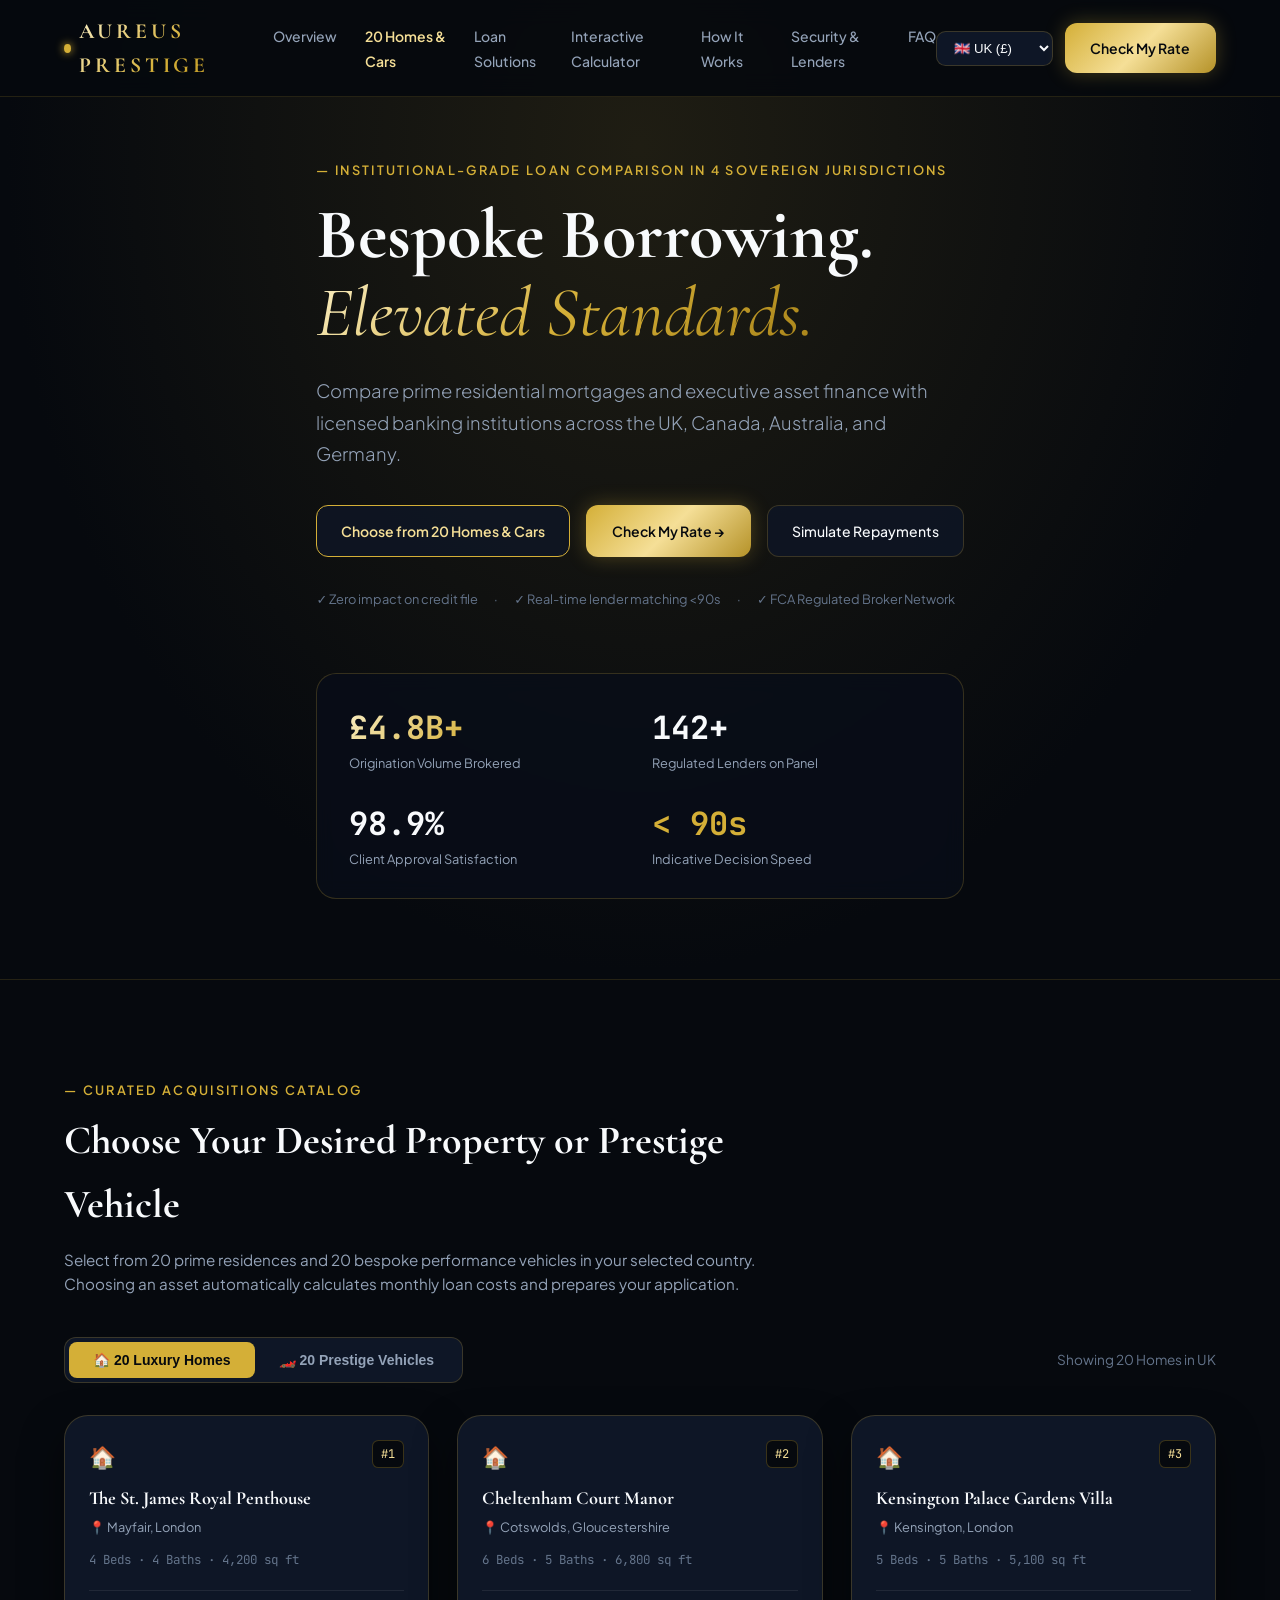
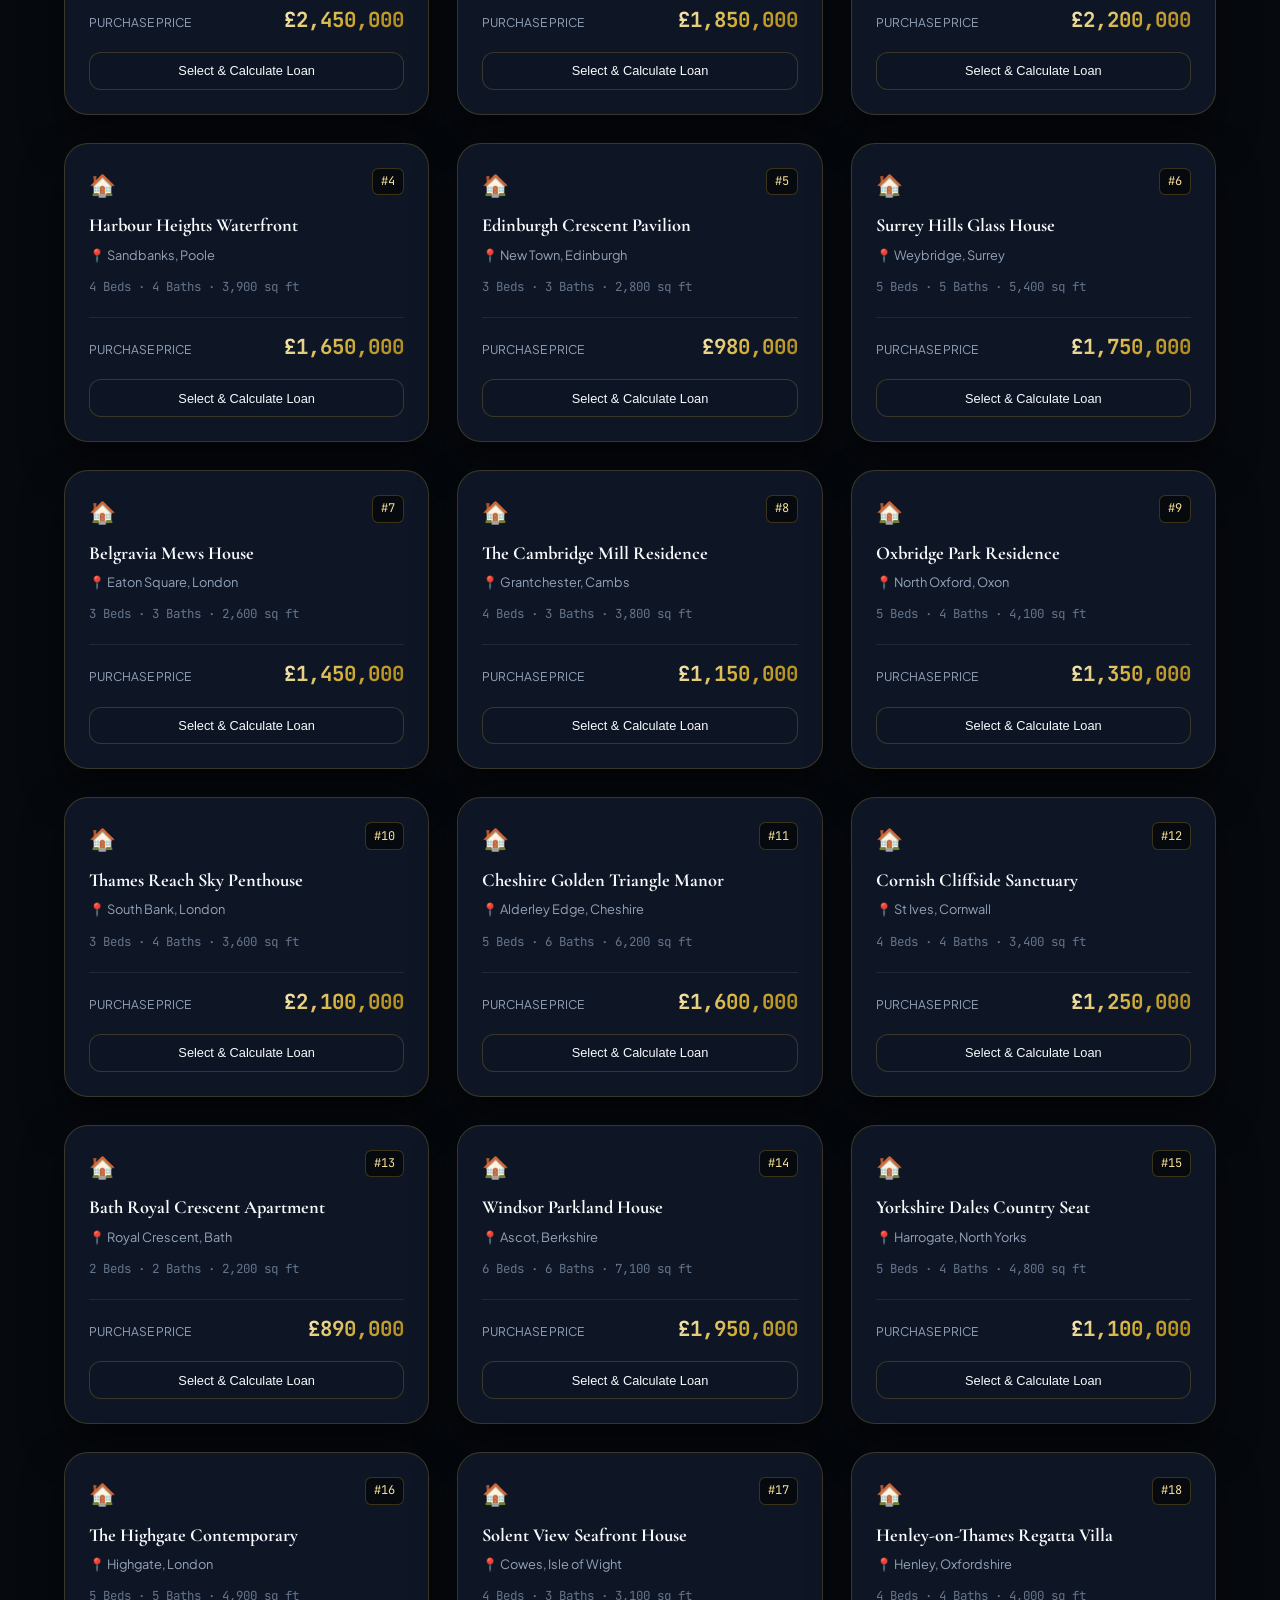
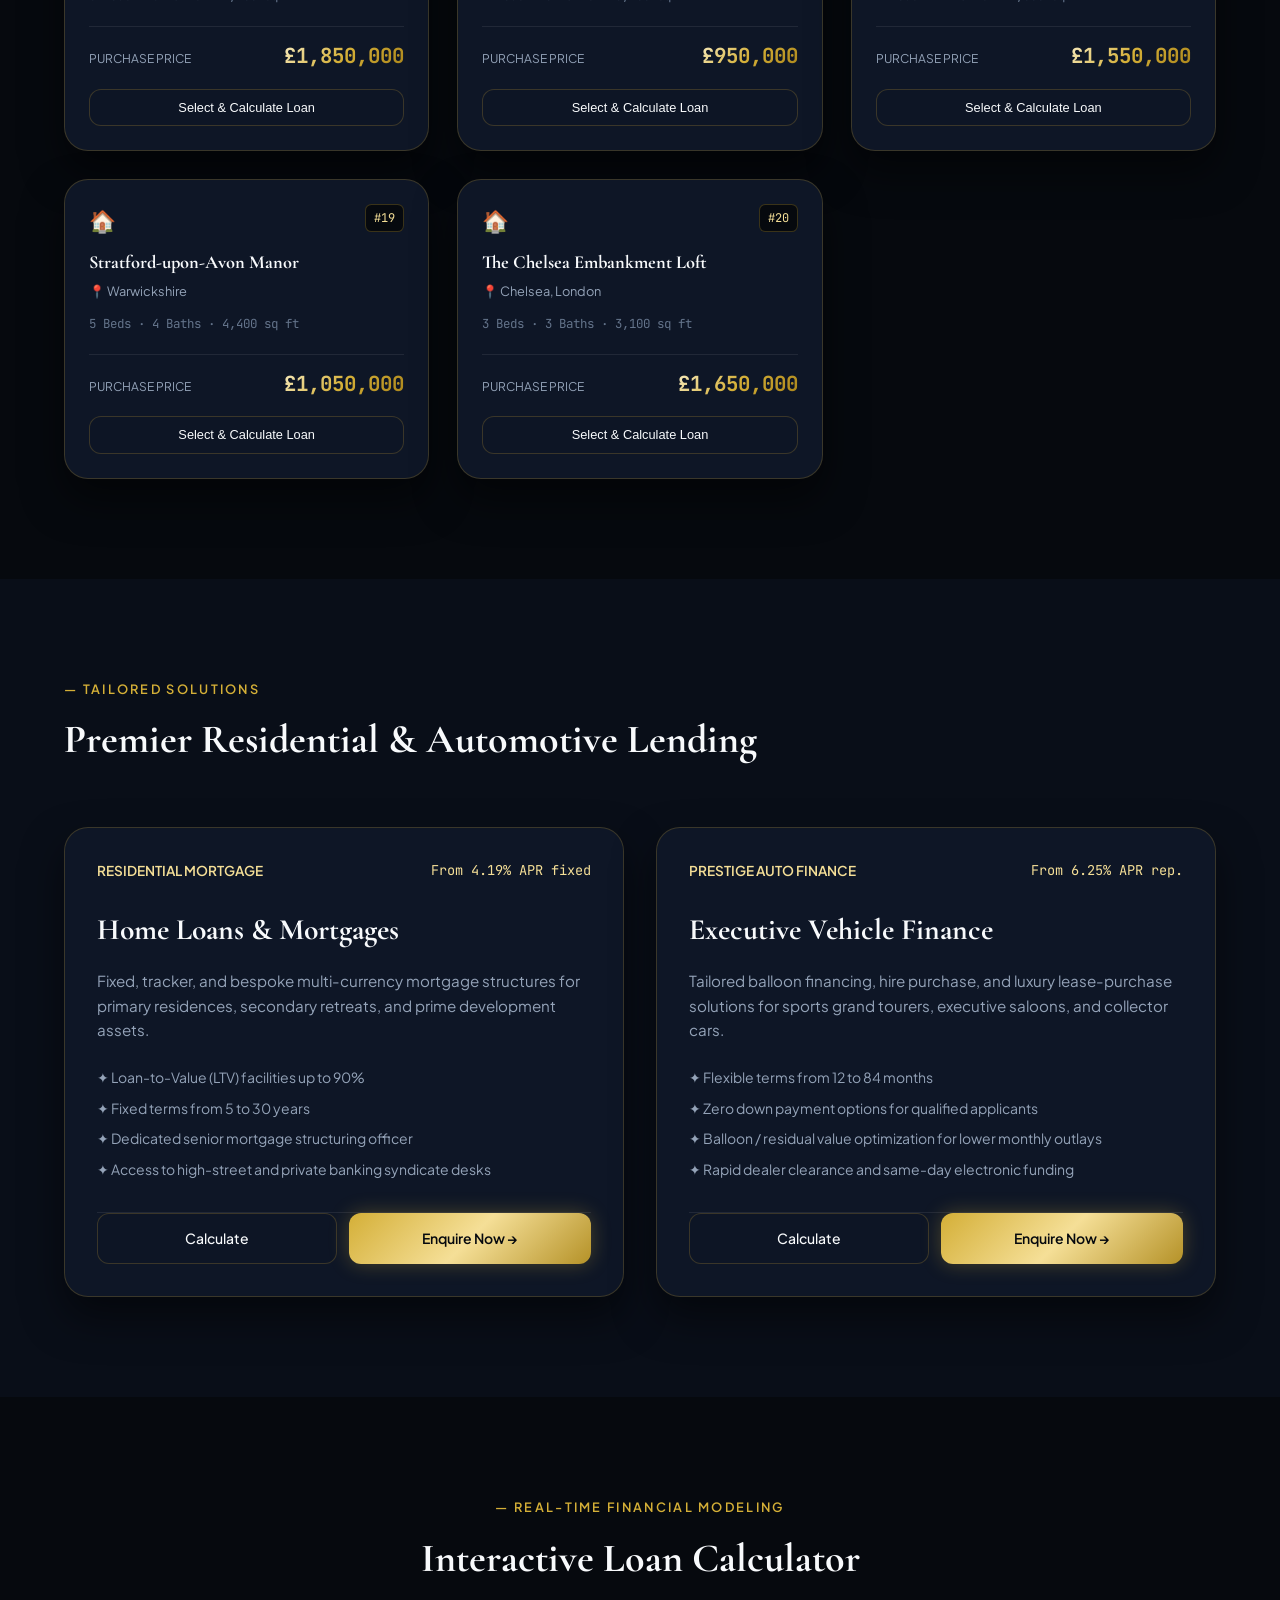
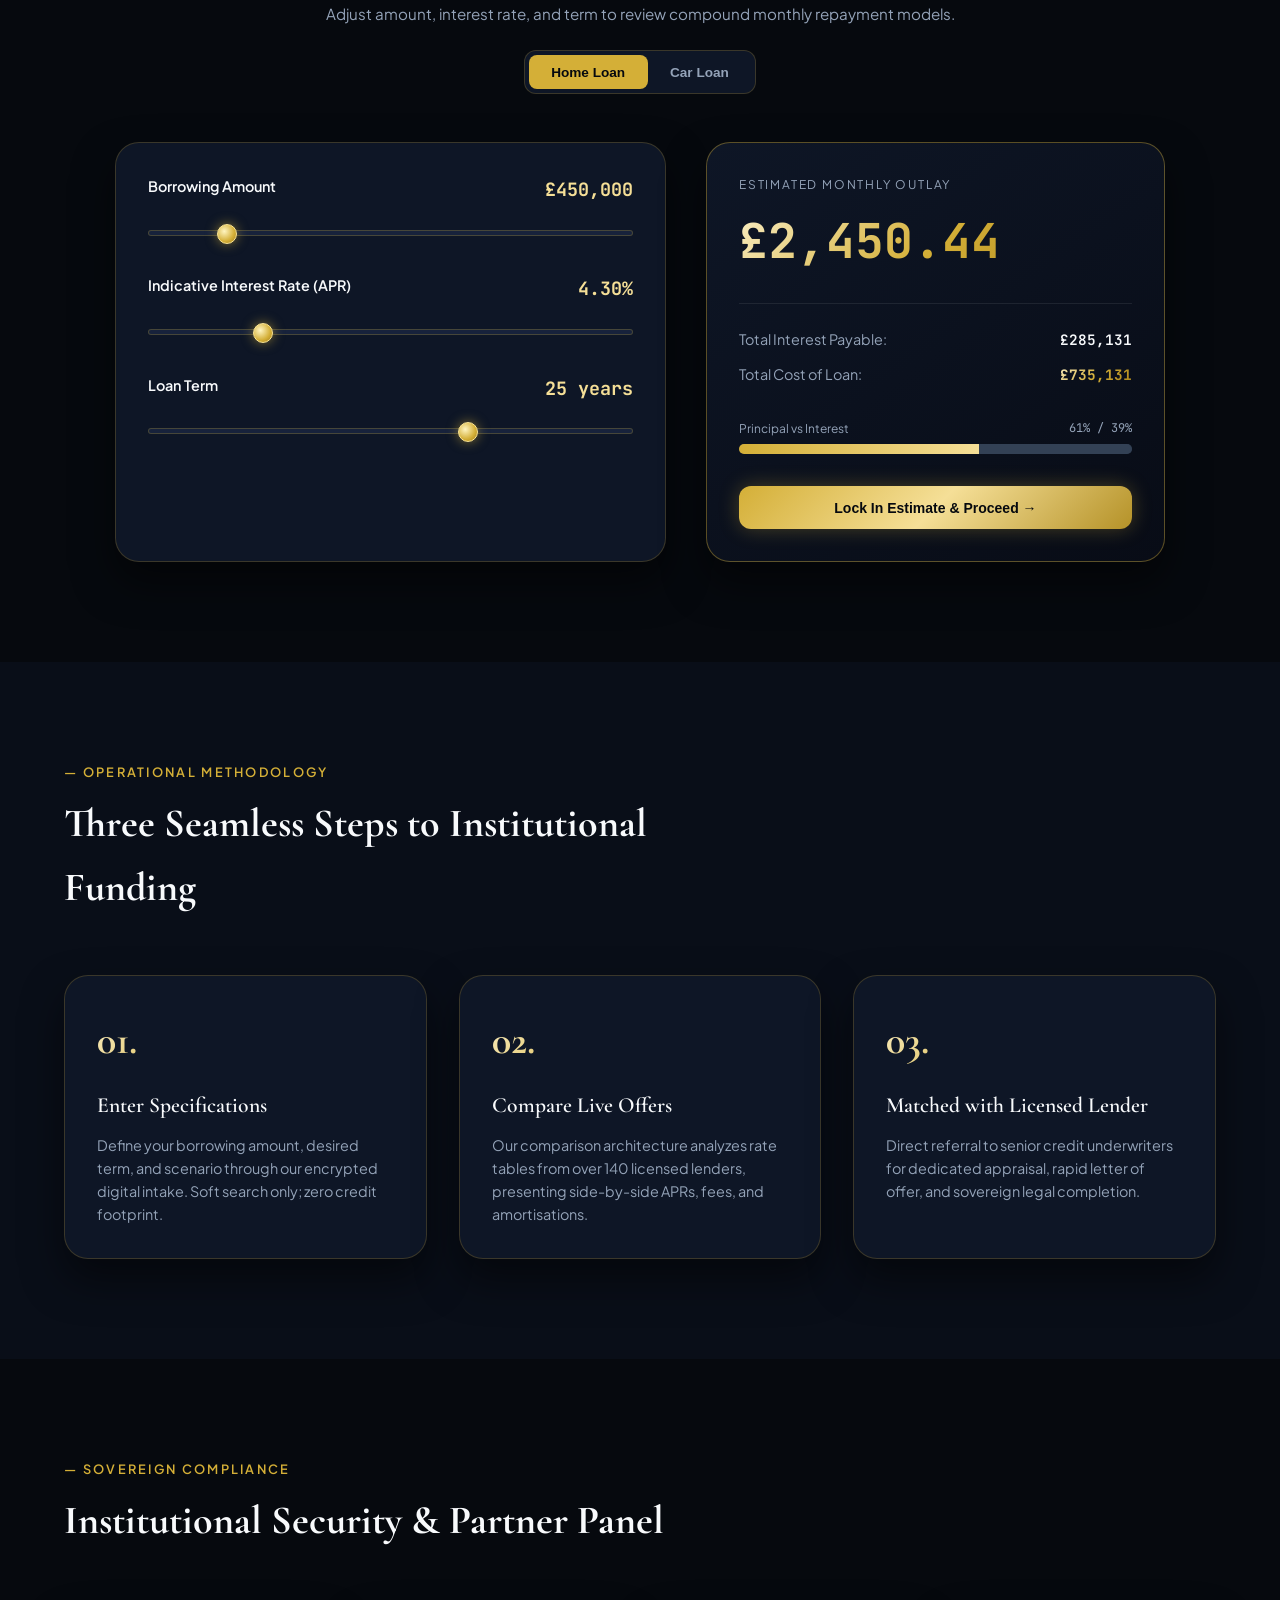
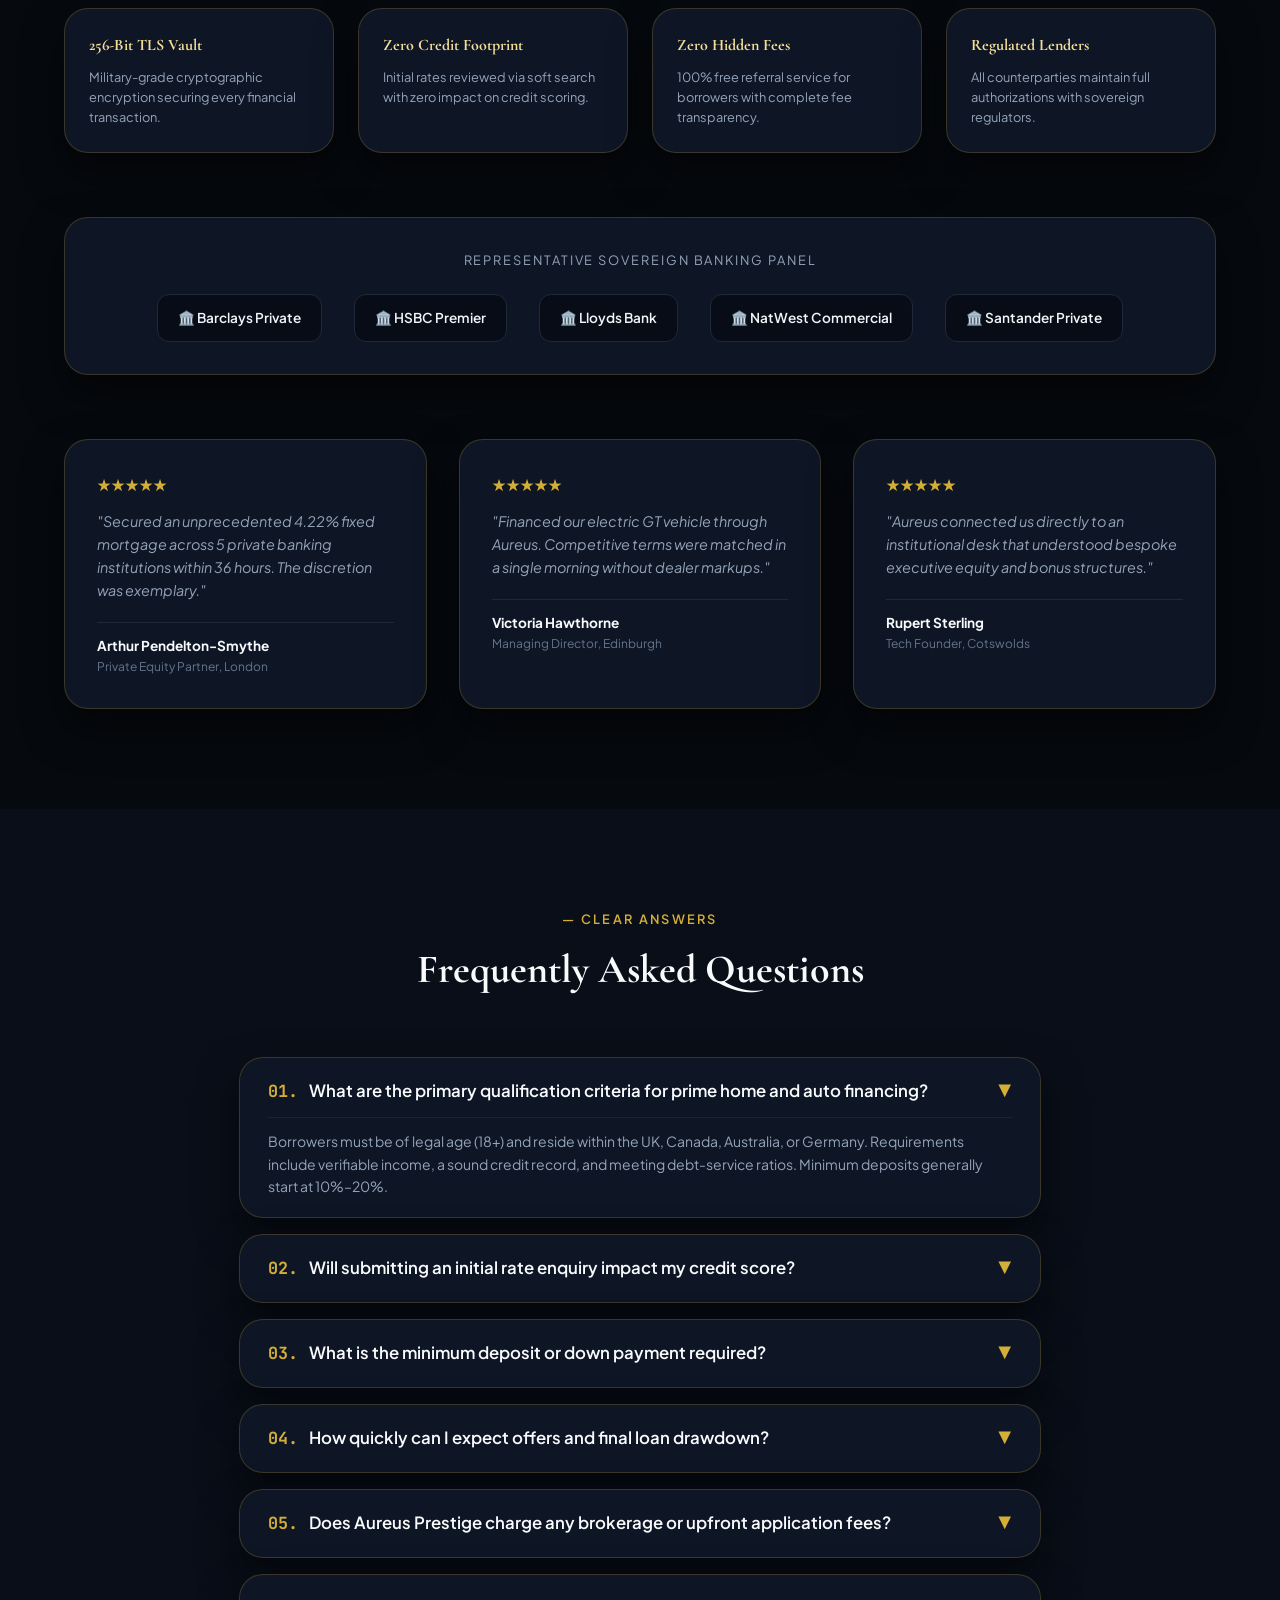
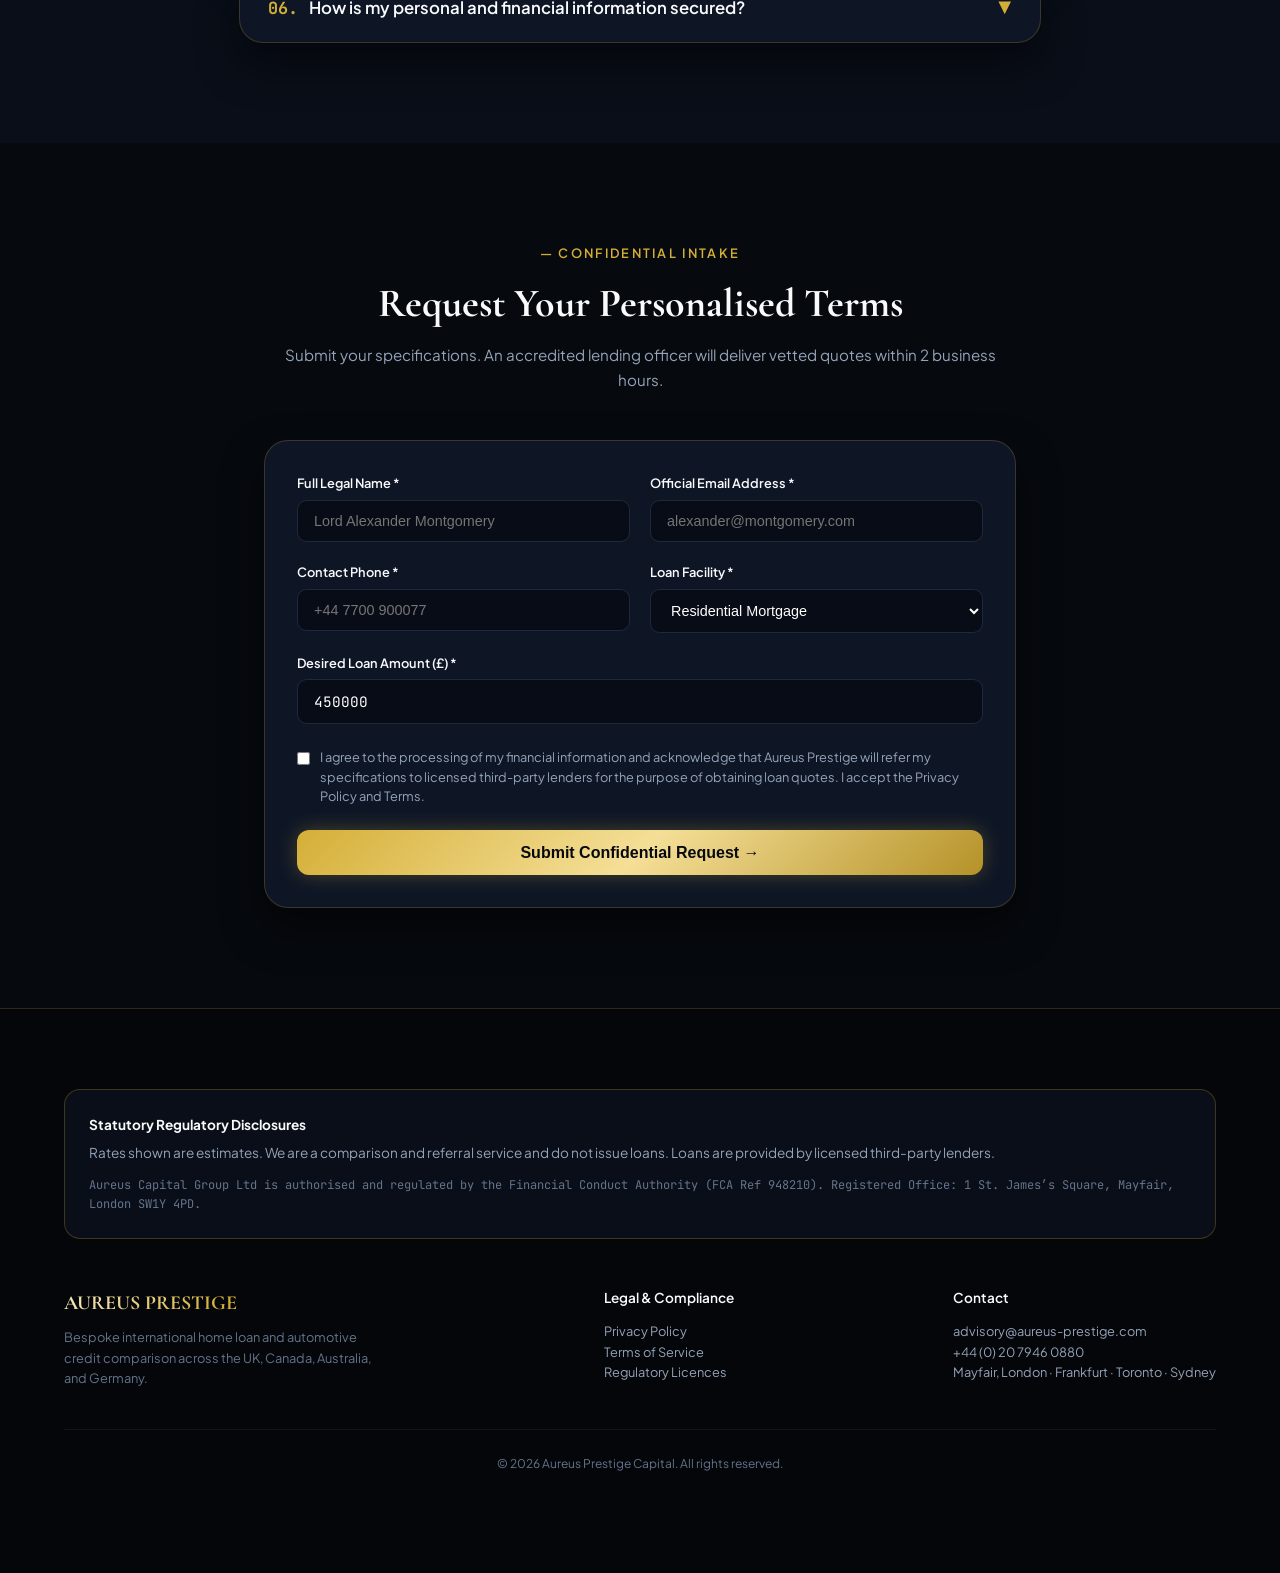
<file: standalone.html>
<!DOCTYPE html>
<html lang="en" class="scroll-smooth">
<head>
  <meta charset="UTF-8">
  <meta name="viewport" content="width=device-width, initial-scale=1.0">
  <title>Aureus Prestige | Home & Car Loan Comparison (UK, Canada, Australia, Germany)</title>
  <meta name="description" content="Institutional-grade loan comparison connecting discerning borrowers with premier home and auto financing across the UK, Canada, Australia, and Germany.">
  <meta property="og:title" content="Aureus Prestige | International Home & Car Loan Comparison">
  <meta property="og:description" content="Compare prime mortgages and prestige auto finance with licensed institutions. Soft search only.">
  <meta property="og:type" content="website">
  <meta name="theme-color" content="#06090e">
  <!-- Google Fonts only -->
  <link rel="preconnect" href="https://fonts.googleapis.com">
  <link rel="preconnect" href="https://fonts.gstatic.com" crossorigin>
  <link href="https://fonts.googleapis.com/css2?family=Cinzel:wght@500;600;700;800&family=Cormorant+Garamond:ital,wght@0,400;0,600;0,700;1,400&family=Plus+Jakarta+Sans:wght@300;400;500;600;700&family=JetBrains+Mono:wght@400;500;600&display=swap" rel="stylesheet">

  <style>
    :root {
      --bg-dark: #06090e;
      --bg-card: #0e1626;
      --bg-card-alt: #090e18;
      --bg-elevated: #141e33;
      --gold-primary: #d4af37;
      --gold-light: #f5df97;
      --gold-dark: #b59228;
      --text-main: #f8fafc;
      --text-muted: #94a3b8;
      --text-dim: #64748b;
      --border-subtle: rgba(212, 175, 55, 0.22);
      --font-display: 'Cinzel', serif;
      --font-serif: 'Cormorant Garamond', Georgia, serif;
      --font-sans: 'Plus Jakarta Sans', system-ui, sans-serif;
      --font-mono: 'JetBrains Mono', monospace;
    }

    * {
      box-sizing: border-box;
      margin: 0;
      padding: 0;
    }

    body {
      background-color: var(--bg-dark);
      color: var(--text-main);
      font-family: var(--font-sans);
      line-height: 1.6;
      overflow-x: hidden;
      -webkit-font-smoothing: antialiased;
    }

    ::selection {
      background: rgba(212, 175, 55, 0.35);
      color: #fff4cc;
    }

    /* Typography */
    h1, h2, h3, h4, .font-serif {
      font-family: var(--font-serif);
    }
    .font-display {
      font-family: var(--font-display);
    }
    .font-mono {
      font-family: var(--font-mono);
      font-variant-numeric: tabular-nums;
    }
    .gold-gradient-text {
      background: linear-gradient(135deg, #faefc7 0%, #d4af37 50%, #a88319 100%);
      -webkit-background-clip: text;
      -webkit-text-fill-color: transparent;
    }

    /* Container */
    .container {
      max-width: 1200px;
      margin: 0 auto;
      padding: 0 1.5rem;
    }

    /* Buttons */
    .btn-gold {
      display: inline-flex;
      align-items: center;
      justify-content: center;
      gap: 0.5rem;
      background: linear-gradient(135deg, #d4af37 0%, #f5df97 50%, #b59228 100%);
      color: #06090e;
      font-weight: 600;
      font-size: 0.875rem;
      padding: 0.85rem 1.6rem;
      border-radius: 0.75rem;
      border: none;
      cursor: pointer;
      text-decoration: none;
      box-shadow: 0 0 20px rgba(212, 175, 55, 0.3);
      transition: all 0.2s ease;
      white-space: nowrap;
    }
    .btn-gold:hover {
      box-shadow: 0 0 30px rgba(212, 175, 55, 0.6);
      filter: brightness(1.06);
      transform: translateY(-1px);
    }
    .btn-outline {
      display: inline-flex;
      align-items: center;
      justify-content: center;
      gap: 0.5rem;
      background: rgba(14, 22, 38, 0.8);
      color: var(--text-main);
      font-weight: 500;
      font-size: 0.875rem;
      padding: 0.85rem 1.5rem;
      border-radius: 0.75rem;
      border: 1px solid var(--border-subtle);
      cursor: pointer;
      text-decoration: none;
      transition: all 0.2s ease;
    }
    .btn-outline:hover {
      border-color: var(--gold-primary);
      background: rgba(20, 30, 51, 0.95);
    }

    /* Sliders */
    input[type=range] {
      -webkit-appearance: none;
      width: 100%;
      background: transparent;
      cursor: pointer;
    }
    input[type=range]:focus { outline: none; }
    input[type=range]::-webkit-slider-runnable-track {
      background: #17223b;
      height: 6px;
      border-radius: 999px;
      border: 1px solid rgba(212, 175, 55, 0.25);
    }
    input[type=range]::-webkit-slider-thumb {
      -webkit-appearance: none;
      height: 20px;
      width: 20px;
      border-radius: 50%;
      background: radial-gradient(circle at 35% 35%, #fff5c0, #d4af37 60%, #9a781b);
      box-shadow: 0 0 12px rgba(212, 175, 55, 0.6);
      margin-top: -7px;
      border: 1px solid #ffe894;
    }

    /* Cards & Layout */
    .card {
      background: var(--bg-card);
      border: 1px solid var(--border-subtle);
      border-radius: 1.5rem;
      padding: 2rem;
      box-shadow: 0 20px 40px rgba(0, 0, 0, 0.5);
      transition: border-color 0.25s ease;
    }
    .card:hover {
      border-color: rgba(212, 175, 55, 0.45);
    }

    /* Navigation */
    header {
      position: fixed;
      top: 0; left: 0; right: 0;
      z-index: 50;
      background: rgba(6, 9, 14, 0.92);
      backdrop-filter: blur(12px);
      border-bottom: 1px solid rgba(212, 175, 55, 0.15);
      padding: 0.85rem 0;
    }
    .header-inner {
      display: flex;
      align-items: center;
      justify-content: space-between;
    }
    .brand-logo {
      font-family: var(--font-serif);
      font-size: 1.35rem;
      letter-spacing: 0.18em;
      font-weight: 700;
      color: var(--text-main);
      text-decoration: none;
      display: flex;
      align-items: center;
      gap: 0.5rem;
    }
    .brand-logo .dot {
      width: 9px;
      height: 9px;
      border-radius: 50%;
      background: var(--gold-primary);
      box-shadow: 0 0 8px var(--gold-primary);
    }
    .nav-links {
      display: flex;
      gap: 1.75rem;
      list-style: none;
    }
    .nav-links a {
      color: var(--text-muted);
      text-decoration: none;
      font-size: 0.875rem;
      font-weight: 500;
      transition: color 0.15s;
    }
    .nav-links a:hover {
      color: var(--gold-primary);
    }

    /* Country Dropdown */
    .country-select-btn {
      background: var(--bg-card);
      border: 1px solid var(--border-subtle);
      color: var(--text-main);
      padding: 0.5rem 0.85rem;
      border-radius: 0.6rem;
      font-size: 0.825rem;
      display: flex;
      align-items: center;
      gap: 0.4rem;
      cursor: pointer;
    }

    /* Responsive */
    @media (max-width: 900px) {
      .nav-links { display: none; }
      .hero-grid { grid-template-columns: 1fr; }
      .two-col-grid { grid-template-columns: 1fr !important; }
      .calc-grid { grid-template-columns: 1fr !important; }
    }

    /* Sticky Mobile CTA (<15% viewport height) */
    .sticky-mobile-cta {
      display: none;
      position: fixed;
      bottom: 0; left: 0; right: 0;
      height: 56px;
      background: rgba(9, 14, 24, 0.96);
      backdrop-filter: blur(10px);
      border-top: 1px solid rgba(212, 175, 55, 0.3);
      padding: 0.5rem 1rem;
      z-index: 40;
      align-items: center;
      justify-content: space-between;
    }
    @media (max-width: 768px) {
      .sticky-mobile-cta { display: flex; }
    }
  </style>
</head>
<body>

  <!-- Top Bar Contract (Single Text Brand, Links, Country + CTA) -->
  <header>
    <div class="container header-inner">
      <a href="#" class="brand-logo" aria-label="Aureus Prestige Home">
        <span class="dot"></span>
        <span class="gold-gradient-text">AUREUS PRESTIGE</span>
      </a>

      <ul class="nav-links">
        <li><a href="#overview" id="nav-overview">Overview</a></li>
        <li><a href="#asset-selection" id="nav-catalog" style="color:var(--gold-light); font-weight:600;">20 Homes & Cars</a></li>
        <li><a href="#solutions" id="nav-solutions">Loan Solutions</a></li>
        <li><a href="#calculator" id="nav-calc">Interactive Calculator</a></li>
        <li><a href="#how-it-works" id="nav-how">How It Works</a></li>
        <li><a href="#trust" id="nav-trust">Security & Lenders</a></li>
        <li><a href="#faq" id="nav-faq">FAQ</a></li>
      </ul>

      <div style="display:flex; align-items:center; gap:0.75rem;">
        <select id="country-select" class="country-select-btn" aria-label="Jurisdiction Selector">
          <option value="UK">🇬🇧 UK (£)</option>
          <option value="CA">🇨🇦 CA (C$)</option>
          <option value="AU">🇦🇺 AU (A$)</option>
          <option value="DE">🇩🇪 DE (€)</option>
        </select>

        <a href="#application-form" class="btn-gold" id="btn-top-cta">Check My Rate</a>
      </div>
    </div>
  </header>

  <!-- 1. Hero Section with Parallax Atmosphere -->
  <section id="overview" style="position:relative; min-height:90vh; display:flex; flex-direction:column; justify-content:center; padding:160px 0 80px; overflow:hidden;">
    <div style="position:absolute; inset:0; background:radial-gradient(ellipse at 50% 15%, rgba(212, 175, 55, 0.12) 0%, rgba(6, 9, 14, 0.95) 70%, #06090e 100%); pointer-events:none;"></div>
    
    <div class="container" style="position:relative; z-index:10;">
      <div style="max-width: 800px;">
        <div style="color:var(--gold-primary); font-size:0.8rem; text-transform:uppercase; letter-spacing:0.18em; font-weight:600; margin-bottom:1rem;" id="hero-kicker">
          — Institutional-Grade Loan Comparison in 4 Sovereign Jurisdictions
        </div>

        <h1 style="font-size:clamp(2.5rem, 5.5vw, 4.5rem); font-weight:700; line-height:1.1; margin-bottom:1.5rem; text-wrap:balance;" id="hero-headline">
          Bespoke Borrowing. <br>
          <span class="gold-gradient-text" style="font-style:italic; font-weight:400;">Elevated Standards.</span>
        </h1>

        <p style="font-size:1.15rem; color:var(--text-muted); font-weight:300; line-height:1.7; margin-bottom:2.25rem; max-width:640px;" id="hero-subtitle">
          Compare prime residential mortgages and executive asset finance with licensed banking institutions across the UK, Canada, Australia, and Germany.
        </p>

        <div style="display:flex; flex-wrap:wrap; gap:1rem; margin-bottom:2rem;">
          <a href="#asset-selection" class="btn-outline" style="border-color:var(--gold-primary); color:var(--gold-light); font-weight:600;" id="hero-catalog-cta">Choose from 20 Homes &amp; Cars</a>
          <a href="#application-form" class="btn-gold" id="hero-primary-cta">Check My Rate &rarr;</a>
          <a href="#calculator" class="btn-outline" id="hero-secondary-cta">Simulate Repayments</a>
        </div>

        <div style="font-size:0.8rem; color:var(--text-dim); display:flex; flex-wrap:wrap; gap:1rem;" id="hero-trustline">
          <span>✓ Zero impact on credit file</span>
          <span>·</span>
          <span>✓ Real-time lender matching &lt;90s</span>
          <span>·</span>
          <span id="hero-regulator-tag">✓ FCA Regulated Broker Network</span>
        </div>
      </div>

      <!-- Stats Count-up Bar -->
      <div style="margin-top:4rem; padding:1.75rem 2rem; background:rgba(9, 14, 24, 0.85); border:1px solid var(--border-subtle); border-radius:1.25rem; backdrop-filter:blur(10px); display:grid; grid-template-columns:repeat(auto-fit, minmax(180px, 1fr)); gap:1.5rem;">
        <div>
          <div class="font-serif font-mono gold-gradient-text" style="font-size:2rem; font-weight:700;" id="stat-volume">£4.8B+</div>
          <div style="font-size:0.8rem; color:var(--text-muted);" id="stat-vol-label">Origination Volume Brokered</div>
        </div>
        <div>
          <div class="font-serif font-mono" style="font-size:2rem; font-weight:700; color:var(--text-main);">142+</div>
          <div style="font-size:0.8rem; color:var(--text-muted);" id="stat-len-label">Regulated Lenders on Panel</div>
        </div>
        <div>
          <div class="font-serif font-mono" style="font-size:2rem; font-weight:700; color:var(--text-main);">98.9%</div>
          <div style="font-size:0.8rem; color:var(--text-muted);" id="stat-sat-label">Client Approval Satisfaction</div>
        </div>
        <div>
          <div class="font-serif font-mono" style="font-size:2rem; font-weight:700; color:var(--gold-primary);">&lt; 90s</div>
          <div style="font-size:0.8rem; color:var(--text-muted);" id="stat-spd-label">Indicative Decision Speed</div>
        </div>
      </div>
    </div>
  </section>

  <!-- Curated Asset Selection Section: 20 Homes & 20 Cars -->
  <section id="asset-selection" style="padding:100px 0; background:var(--bg-dark); border-top:1px solid rgba(212,175,55,0.15);">
    <div class="container">
      <div style="max-width:750px; margin-bottom:2.5rem;">
        <div style="color:var(--gold-primary); font-size:0.8rem; text-transform:uppercase; letter-spacing:0.18em; font-weight:600; margin-bottom:0.5rem;" id="catalog-kicker">
          — Curated Acquisitions Catalog
        </div>
        <h2 style="font-size:2.5rem; font-weight:700; color:var(--text-main);" id="catalog-title">
          Choose Your Desired Property or Prestige Vehicle
        </h2>
        <p style="font-size:0.95rem; color:var(--text-muted); margin-top:0.75rem;" id="catalog-subtitle">
          Select from 20 prime residences and 20 bespoke performance vehicles in your selected country. Choosing an asset automatically calculates monthly loan costs and prepares your application.
        </p>
      </div>

      <!-- Active Selection Banner -->
      <div id="catalog-selected-banner" style="display:none; margin-bottom:2rem; padding:1.25rem 1.5rem; border-radius:1rem; background:rgba(14,22,38,0.9); border:1px solid var(--gold-primary); align-items:center; justify-content:space-between; flex-wrap:wrap; gap:1rem;">
        <div>
          <div style="font-size:0.75rem; text-transform:uppercase; letter-spacing:0.1em; color:var(--gold-light); font-family:var(--font-mono);">
            Currently Selected for Financing
          </div>
          <div style="font-size:1.25rem; font-weight:700; color:#fff;" id="catalog-selected-text">
            The St. James Royal Residence — £2,450,000
          </div>
        </div>
        <div style="display:flex; gap:0.75rem;">
          <a href="#calculator" class="btn-gold" style="padding:0.6rem 1.2rem; font-size:0.85rem;">View in Calculator</a>
          <button class="btn-outline" style="padding:0.6rem 1rem; font-size:0.85rem;" onclick="clearStandaloneAssetSelection()">Clear</button>
        </div>
      </div>

      <!-- Tab Switcher -->
      <div style="display:flex; flex-wrap:wrap; align-items:center; justify-content:space-between; gap:1rem; margin-bottom:2rem;">
        <div style="display:inline-flex; background:var(--bg-card); border:1px solid var(--border-subtle); padding:4px; border-radius:0.75rem;">
          <button id="cat-tab-home" style="padding:0.65rem 1.5rem; border-radius:0.5rem; border:none; background:var(--gold-primary); color:#06090e; font-weight:700; font-size:0.875rem; cursor:pointer;" onclick="setCatalogTab('home')">
            🏠 20 Luxury Homes
          </button>
          <button id="cat-tab-car" style="padding:0.65rem 1.5rem; border-radius:0.5rem; border:none; background:transparent; color:var(--text-muted); font-weight:700; font-size:0.875rem; cursor:pointer;" onclick="setCatalogTab('car')">
            🏎️ 20 Prestige Vehicles
          </button>
        </div>
        <div style="font-size:0.85rem; color:var(--text-dim);" id="catalog-count-indicator">
          Showing 20 prime listings
        </div>
      </div>

      <!-- Asset Grid (Injected via JS) -->
      <div id="catalog-grid" style="display:grid; grid-template-columns:repeat(auto-fit, minmax(270px, 1fr)); gap:1.75rem;">
      </div>
    </div>
  </section>

  <!-- 2. Two Cards: Home Loans & Car Loans -->
  <section id="solutions" style="padding:100px 0; background:var(--bg-card-alt);">
    <div class="container">
      <div style="max-width:700px; margin-bottom:3.5rem;">
        <div style="color:var(--gold-primary); font-size:0.8rem; text-transform:uppercase; letter-spacing:0.18em; font-weight:600; margin-bottom:0.5rem;" id="solutions-kicker">
          — Tailored Solutions
        </div>
        <h2 style="font-size:2.5rem; font-weight:700; color:var(--text-main);" id="solutions-title">
          Premier Residential & Automotive Lending
        </h2>
      </div>

      <div class="two-col-grid" style="display:grid; grid-template-columns:1fr 1fr; gap:2rem;">
        <!-- Card 1: Home Loans -->
        <div class="card" style="display:flex; flex-direction:column; justify-content:space-between;">
          <div>
            <div style="display:flex; justify-content:space-between; align-items:center; margin-bottom:1.5rem; font-size:0.85rem; color:var(--gold-light);">
              <span style="font-weight:600;">RESIDENTIAL MORTGAGE</span>
              <span class="font-mono" id="card-home-badge">From 4.19% APR fixed</span>
            </div>
            <h3 style="font-size:1.85rem; font-weight:700; margin-bottom:1rem; color:var(--text-main);" id="card-home-title">
              Home Loans & Mortgages
            </h3>
            <p style="font-size:0.95rem; color:var(--text-muted); margin-bottom:1.5rem;" id="card-home-desc">
              Fixed, tracker, and bespoke multi-currency mortgage structures for primary residences, secondary retreats, and prime development assets.
            </p>
            <ul style="list-style:none; space-y:0.75rem; margin-bottom:2rem; font-size:0.875rem; color:var(--text-muted);" id="card-home-benefits">
              <li style="margin-bottom:0.5rem;">✦ Loan-to-Value (LTV) facilities up to 90%</li>
              <li style="margin-bottom:0.5rem;">✦ Fixed terms from 5 to 30 years</li>
              <li style="margin-bottom:0.5rem;">✦ Dedicated senior mortgage structuring officer</li>
              <li>✦ Access to high-street and private banking syndicate desks</li>
            </ul>
          </div>
          <div style="display:flex; gap:0.75rem; pt:1.5rem; border-top:1px solid rgba(255,255,255,0.08);">
            <a href="#calculator" class="btn-outline" style="flex:1;" onclick="setCalculatorMode('home')">Calculate</a>
            <a href="#application-form" class="btn-gold" style="flex:1;" onclick="setFormMode('home')">Enquire Now &rarr;</a>
          </div>
        </div>

        <!-- Card 2: Car Loans -->
        <div class="card" style="display:flex; flex-direction:column; justify-content:space-between;">
          <div>
            <div style="display:flex; justify-content:space-between; align-items:center; margin-bottom:1.5rem; font-size:0.85rem; color:var(--gold-light);">
              <span style="font-weight:600;">PRESTIGE AUTO FINANCE</span>
              <span class="font-mono" id="card-car-badge">From 6.25% APR representative</span>
            </div>
            <h3 style="font-size:1.85rem; font-weight:700; margin-bottom:1rem; color:var(--text-main);" id="card-car-title">
              Executive Vehicle Finance
            </h3>
            <p style="font-size:0.95rem; color:var(--text-muted); margin-bottom:1.5rem;" id="card-car-desc">
              Tailored balloon financing, hire purchase, and luxury lease-purchase solutions for sports grand tourers, executive saloons, and collector cars.
            </p>
            <ul style="list-style:none; space-y:0.75rem; margin-bottom:2rem; font-size:0.875rem; color:var(--text-muted);" id="card-car-benefits">
              <li style="margin-bottom:0.5rem;">✦ Flexible terms from 12 to 84 months</li>
              <li style="margin-bottom:0.5rem;">✦ Zero down payment options for qualified applicants</li>
              <li style="margin-bottom:0.5rem;">✦ Balloon / residual value optimization for lower monthly outlays</li>
              <li>✦ Rapid dealer clearance and same-day electronic funding</li>
            </ul>
          </div>
          <div style="display:flex; gap:0.75rem; pt:1.5rem; border-top:1px solid rgba(255,255,255,0.08);">
            <a href="#calculator" class="btn-outline" style="flex:1;" onclick="setCalculatorMode('car')">Calculate</a>
            <a href="#application-form" class="btn-gold" style="flex:1;" onclick="setFormMode('car')">Enquire Now &rarr;</a>
          </div>
        </div>
      </div>
    </div>
  </section>

  <!-- 3. Interactive Loan Calculator -->
  <section id="calculator" style="padding:100px 0; background:var(--bg-dark);">
    <div class="container">
      <div style="text-align:center; max-width:700px; margin:0 auto 3rem;">
        <div style="color:var(--gold-primary); font-size:0.8rem; text-transform:uppercase; letter-spacing:0.18em; font-weight:600; margin-bottom:0.5rem;" id="calc-kicker">
          — Real-Time Financial Modeling
        </div>
        <h2 style="font-size:2.5rem; font-weight:700; color:var(--text-main);" id="calc-title">
          Interactive Loan Calculator
        </h2>
        <p style="font-size:0.95rem; color:var(--text-muted); margin-top:0.75rem;" id="calc-subtitle">
          Adjust amount, interest rate, and term to review compound monthly repayment models.
        </p>

        <!-- Segmented Tab -->
        <div style="display:inline-flex; background:var(--bg-card); border:1px solid var(--border-subtle); padding:4px; border-radius:0.75rem; margin-top:1.5rem;">
          <button id="calc-tab-home" style="padding:0.6rem 1.4rem; border-radius:0.5rem; border:none; background:var(--gold-primary); color:#06090e; font-weight:600; font-size:0.85rem; cursor:pointer;" onclick="setCalculatorMode('home')">Home Loan</button>
          <button id="calc-tab-car" style="padding:0.6rem 1.4rem; border-radius:0.5rem; border:none; background:transparent; color:var(--text-muted); font-weight:600; font-size:0.85rem; cursor:pointer;" onclick="setCalculatorMode('car')">Car Loan</button>
        </div>
      </div>

      <div class="calc-grid" style="display:grid; grid-template-columns: 1.2fr 1fr; gap:2.5rem; max-width:1050px; margin:0 auto;">
        <!-- Left: Sliders -->
        <div class="card" style="display:flex; flex-direction:column; gap:2rem;">
          <div>
            <div style="display:flex; justify-content:space-between; margin-bottom:0.75rem;">
              <span style="font-size:0.9rem; font-weight:600;" id="calc-amount-label">Borrowing Amount</span>
              <span class="font-mono" style="font-size:1.15rem; font-weight:700; color:var(--gold-light);" id="disp-calc-amount">£450,000</span>
            </div>
            <input type="range" id="input-amount" min="100000" max="2500000" step="5000" value="450000" oninput="updateCalculatorMath()">
          </div>

          <div>
            <div style="display:flex; justify-content:space-between; margin-bottom:0.75rem;">
              <span style="font-size:0.9rem; font-weight:600;" id="calc-rate-label">Indicative Interest Rate (APR)</span>
              <span class="font-mono" style="font-size:1.15rem; font-weight:700; color:var(--gold-light);" id="disp-calc-rate">4.29%</span>
            </div>
            <input type="range" id="input-rate" min="1.5" max="14.0" step="0.05" value="4.29" oninput="updateCalculatorMath()">
          </div>

          <div>
            <div style="display:flex; justify-content:space-between; margin-bottom:0.75rem;">
              <span style="font-size:0.9rem; font-weight:600;" id="calc-term-label">Loan Term</span>
              <span class="font-mono" style="font-size:1.15rem; font-weight:700; color:var(--gold-light);" id="disp-calc-term">25 years</span>
            </div>
            <input type="range" id="input-term" min="5" max="35" step="1" value="25" oninput="updateCalculatorMath()">
          </div>
        </div>

        <!-- Right: Results Card -->
        <div class="card" style="background:linear-gradient(145deg, #0e1626 0%, #080c16 100%); border-color:rgba(212,175,55,0.4); display:flex; flex-direction:column; justify-content:space-between;">
          <div>
            <div style="font-size:0.75rem; text-transform:uppercase; letter-spacing:0.15em; color:var(--text-muted);" id="calc-payment-label">
              Estimated Monthly Outlay
            </div>
            <div class="font-serif font-mono gold-gradient-text" style="font-size:3rem; font-weight:700; margin:0.5rem 0 1.5rem;" id="disp-monthly-payment">
              £2,448.12
            </div>

            <div style="border-top:1px solid rgba(255,255,255,0.08); padding-top:1.5rem; display:flex; flex-direction:column; gap:0.75rem; font-size:0.9rem;">
              <div style="display:flex; justify-content:space-between;">
                <span style="color:var(--text-muted);" id="calc-tot-interest-label">Total Interest Payable:</span>
                <span class="font-mono" style="font-weight:600;" id="disp-total-interest">£284,436</span>
              </div>
              <div style="display:flex; justify-content:space-between;">
                <span style="color:var(--text-muted);" id="calc-tot-repay-label">Total Cost of Loan:</span>
                <span class="font-mono gold-gradient-text" style="font-weight:700;" id="disp-total-repay">£734,436</span>
              </div>
            </div>

            <!-- Visual Bar -->
            <div style="margin-top:2rem;">
              <div style="display:flex; justify-content:space-between; font-size:0.75rem; color:var(--text-muted); margin-bottom:0.4rem;">
                <span id="calc-bar-label">Principal vs Interest</span>
                <span class="font-mono" id="disp-bar-ratio">61% / 39%</span>
              </div>
              <div style="height:10px; background:#1e293b; border-radius:999px; overflow:hidden; display:flex;">
                <div id="bar-principal" style="width:61%; background:linear-gradient(90deg, #d4af37, #f5df97);"></div>
                <div id="bar-interest" style="width:39%; background:#334155;"></div>
              </div>
            </div>
          </div>

          <button class="btn-gold" style="width:100%; margin-top:2rem;" onclick="transferToFormAndScroll()" id="calc-apply-btn">
            Lock In Estimate & Proceed &rarr;
          </button>
        </div>
      </div>
    </div>
  </section>

  <!-- 4. How It Works: 3 Steps -->
  <section id="how-it-works" style="padding:100px 0; background:var(--bg-card-alt);">
    <div class="container">
      <div style="max-width:700px; margin-bottom:3.5rem;">
        <div style="color:var(--gold-primary); font-size:0.8rem; text-transform:uppercase; letter-spacing:0.18em; font-weight:600; margin-bottom:0.5rem;" id="how-kicker">
          — Operational Methodology
        </div>
        <h2 style="font-size:2.5rem; font-weight:700; color:var(--text-main);" id="how-title">
          Three Seamless Steps to Institutional Funding
        </h2>
      </div>

      <div style="display:grid; grid-template-columns:repeat(auto-fit, minmax(280px, 1fr)); gap:2rem;">
        <div class="card">
          <div class="font-serif gold-gradient-text" style="font-size:2.5rem; font-weight:700; margin-bottom:1rem;">01.</div>
          <h3 style="font-size:1.35rem; font-weight:600; color:var(--text-main); margin-bottom:0.75rem;" id="step1-title">Enter Specifications</h3>
          <p style="font-size:0.9rem; color:var(--text-muted); line-height:1.6;" id="step1-desc">
            Define your borrowing amount, desired term, and scenario through our encrypted digital intake. Soft search only; zero credit footprint.
          </p>
        </div>

        <div class="card">
          <div class="font-serif gold-gradient-text" style="font-size:2.5rem; font-weight:700; margin-bottom:1rem;">02.</div>
          <h3 style="font-size:1.35rem; font-weight:600; color:var(--text-main); margin-bottom:0.75rem;" id="step2-title">Compare Live Offers</h3>
          <p style="font-size:0.9rem; color:var(--text-muted); line-height:1.6;" id="step2-desc">
            Our comparison architecture analyzes rate tables from over 140 licensed lenders, presenting side-by-side APRs, fees, and amortisations.
          </p>
        </div>

        <div class="card">
          <div class="font-serif gold-gradient-text" style="font-size:2.5rem; font-weight:700; margin-bottom:1rem;">03.</div>
          <h3 style="font-size:1.35rem; font-weight:600; color:var(--text-main); margin-bottom:0.75rem;" id="step3-title">Matched with Licensed Lender</h3>
          <p style="font-size:0.9rem; color:var(--text-muted); line-height:1.6;" id="step3-desc">
            Direct referral to senior credit underwriters for dedicated appraisal, rapid letter of offer, and sovereign legal completion.
          </p>
        </div>
      </div>
    </div>
  </section>

  <!-- 5. Trust Signals & Testimonials -->
  <section id="trust" style="padding:100px 0; background:var(--bg-dark);">
    <div class="container">
      <div style="max-width:700px; margin-bottom:3.5rem;">
        <div style="color:var(--gold-primary); font-size:0.8rem; text-transform:uppercase; letter-spacing:0.18em; font-weight:600; margin-bottom:0.5rem;" id="trust-kicker">
          — Sovereign Compliance
        </div>
        <h2 style="font-size:2.5rem; font-weight:700; color:var(--text-main);" id="trust-title">
          Institutional Security & Partner Panel
        </h2>
      </div>

      <!-- 4 Pillars -->
      <div style="display:grid; grid-template-columns:repeat(auto-fit, minmax(220px, 1fr)); gap:1.5rem; margin-bottom:4rem;">
        <div class="card" style="padding:1.5rem;">
          <h4 style="font-size:1rem; color:var(--gold-light); margin-bottom:0.5rem;" id="pil1-title">256-Bit TLS Vault</h4>
          <p style="font-size:0.8rem; color:var(--text-muted);" id="pil1-desc">Military-grade cryptographic encryption securing every financial transaction.</p>
        </div>
        <div class="card" style="padding:1.5rem;">
          <h4 style="font-size:1rem; color:var(--gold-light); margin-bottom:0.5rem;" id="pil2-title">Zero Credit Footprint</h4>
          <p style="font-size:0.8rem; color:var(--text-muted);" id="pil2-desc">Initial rates reviewed via soft search with zero impact on credit scoring.</p>
        </div>
        <div class="card" style="padding:1.5rem;">
          <h4 style="font-size:1rem; color:var(--gold-light); margin-bottom:0.5rem;" id="pil3-title">Zero Hidden Fees</h4>
          <p style="font-size:0.8rem; color:var(--text-muted);" id="pil3-desc">100% free referral service for borrowers with complete fee transparency.</p>
        </div>
        <div class="card" style="padding:1.5rem;">
          <h4 style="font-size:1rem; color:var(--gold-light); margin-bottom:0.5rem;" id="pil4-title">Regulated Lenders</h4>
          <p style="font-size:0.8rem; color:var(--text-muted);" id="pil4-desc">All counterparties maintain full authorizations with sovereign regulators.</p>
        </div>
      </div>

      <!-- Partner Lender Logos / Crests -->
      <div class="card" style="margin-bottom:4rem; text-align:center;">
        <div style="font-size:0.8rem; text-transform:uppercase; letter-spacing:0.15em; color:var(--text-muted); margin-bottom:1.5rem;" id="lenders-label">
          Representative Sovereign Banking Panel
        </div>
        <div id="partner-logos-container" style="display:flex; flex-wrap:wrap; justify-content:center; gap:2rem;">
          <!-- Injected via JS based on country -->
        </div>
      </div>

      <!-- 3 Sample Testimonials -->
      <div style="display:grid; grid-template-columns:repeat(auto-fit, minmax(280px, 1fr)); gap:2rem;" id="testimonials-container">
        <!-- Injected via JS based on country -->
      </div>
    </div>
  </section>

  <!-- 6. FAQ Section (6 Questions) -->
  <section id="faq" style="padding:100px 0; background:var(--bg-card-alt);">
    <div class="container" style="max-width:850px;">
      <div style="text-align:center; margin-bottom:3.5rem;">
        <div style="color:var(--gold-primary); font-size:0.8rem; text-transform:uppercase; letter-spacing:0.18em; font-weight:600; margin-bottom:0.5rem;" id="faq-kicker">
          — Clear Answers
        </div>
        <h2 style="font-size:2.5rem; font-weight:700; color:var(--text-main);" id="faq-title">
          Frequently Asked Questions
        </h2>
      </div>

      <div id="faq-accordion" style="display:flex; flex-direction:column; gap:1rem;">
        <!-- Injected via JS based on country -->
      </div>
    </div>
  </section>

  <!-- 7. Application Form -->
  <section id="application-form" style="padding:100px 0; background:var(--bg-dark);">
    <div class="container" style="max-width:800px;">
      <div style="text-align:center; margin-bottom:3rem;">
        <div style="color:var(--gold-primary); font-size:0.8rem; text-transform:uppercase; letter-spacing:0.18em; font-weight:600; margin-bottom:0.5rem;" id="form-kicker">
          — Confidential Intake
        </div>
        <h2 style="font-size:2.5rem; font-weight:700; color:var(--text-main);" id="form-title">
          Request Your Personalised Terms
        </h2>
        <p style="font-size:0.95rem; color:var(--text-muted); margin-top:0.5rem;" id="form-subtitle">
          Submit your specifications. An accredited lending officer will deliver vetted quotes within 2 business hours.
        </p>
      </div>

      <div class="card" id="form-card">
        <form id="loan-enquiry-form" onsubmit="handleFormSubmit(event)">
          <div style="display:grid; grid-template-columns:1fr 1fr; gap:1.25rem; margin-bottom:1.25rem;">
            <div>
              <label style="display:block; font-size:0.8rem; font-weight:600; margin-bottom:0.4rem;" id="lbl-name">Full Legal Name *</label>
              <input type="text" id="form-name" required placeholder="Lord Alexander Montgomery" style="width:100%; padding:0.75rem 1rem; border-radius:0.6rem; background:#080c16; border:1px solid #1e293b; color:#fff; font-size:0.9rem;">
            </div>
            <div>
              <label style="display:block; font-size:0.8rem; font-weight:600; margin-bottom:0.4rem;" id="lbl-email">Official Email Address *</label>
              <input type="email" id="form-email" required placeholder="alexander@montgomery.com" style="width:100%; padding:0.75rem 1rem; border-radius:0.6rem; background:#080c16; border:1px solid #1e293b; color:#fff; font-size:0.9rem;">
            </div>
            <div>
              <label style="display:block; font-size:0.8rem; font-weight:600; margin-bottom:0.4rem;" id="lbl-phone">Contact Phone *</label>
              <input type="tel" id="form-phone" required placeholder="+44 7700 900077" style="width:100%; padding:0.75rem 1rem; border-radius:0.6rem; background:#080c16; border:1px solid #1e293b; color:#fff; font-size:0.9rem;">
            </div>
            <div>
              <label style="display:block; font-size:0.8rem; font-weight:600; margin-bottom:0.4rem;" id="lbl-type">Loan Facility *</label>
              <select id="form-loantype" style="width:100%; padding:0.75rem 1rem; border-radius:0.6rem; background:#080c16; border:1px solid #1e293b; color:#fff; font-size:0.9rem;">
                <option value="home">Residential Mortgage</option>
                <option value="car">Prestige Auto Finance</option>
              </select>
            </div>
          </div>

          <div style="margin-bottom:1.5rem;">
            <label style="display:block; font-size:0.8rem; font-weight:600; margin-bottom:0.4rem;" id="lbl-amount">Desired Loan Amount *</label>
            <input type="number" id="form-amount" required value="450000" style="width:100%; padding:0.75rem 1rem; border-radius:0.6rem; background:#080c16; border:1px solid #1e293b; color:#fff; font-size:0.9rem; font-family:var(--font-mono);">
          </div>

          <div style="margin-bottom:1.5rem;">
            <label style="display:flex; align-items:flex-start; gap:0.6rem; cursor:pointer;">
              <input type="checkbox" id="form-consent" required style="margin-top:0.25rem;">
              <span style="font-size:0.8rem; color:var(--text-muted); line-height:1.5;" id="lbl-consent">
                I agree to the processing of my financial information and acknowledge that Aureus Prestige will refer my specifications to licensed third-party lenders for the purpose of obtaining loan quotes. I accept the Privacy Policy and Terms.
              </span>
            </label>
          </div>

          <button type="submit" class="btn-gold" style="width:100%; font-size:1rem;" id="btn-form-submit">
            Submit Confidential Request &rarr;
          </button>
        </form>

        <!-- Success Message Placeholder -->
        <div id="form-success" style="display:none; text-align:center; padding:2rem 1rem;">
          <div style="font-size:2.5rem; color:var(--gold-primary); margin-bottom:1rem;">✓</div>
          <h3 style="font-size:1.75rem; font-weight:700; color:var(--text-main); margin-bottom:0.5rem;" id="succ-title">Enquiry Successfully Transmitted</h3>
          <p style="font-size:0.9rem; color:var(--text-muted); max-width:480px; margin:0 auto 1.5rem;" id="succ-desc">
            Your file reference is <strong class="font-mono gold-gradient-text" id="succ-ref">AUR-2026-94812</strong>. A private client credit officer will contact you within 2 business hours.
          </p>
          <button class="btn-outline" onclick="resetFormState()">New Calculation</button>
        </div>
      </div>
    </div>
  </section>

  <!-- 8. Footer & Statutory Compliance -->
  <footer style="background:#04060a; border-top:1px solid rgba(212,175,55,0.2); padding:80px 0 100px; font-size:0.85rem; color:var(--text-muted);">
    <div class="container">
      <!-- Statutory Disclaimer -->
      <div style="background:#090e18; border:1px solid rgba(212,175,55,0.25); border-radius:1rem; padding:1.5rem; margin-bottom:3rem;">
        <div style="font-weight:700; color:var(--text-main); margin-bottom:0.4rem;" id="foot-statutory-title">
          Statutory Regulatory Disclosures
        </div>
        <p style="margin-bottom:0.75rem;" id="foot-disclaimer-text">
          Rates shown are estimates. We are a comparison and referral service and do not issue loans. Loans are provided by licensed third-party lenders.
        </p>
        <div style="font-size:0.75rem; color:var(--text-dim); font-family:var(--font-mono);" id="foot-country-licence">
          Aureus Capital Group Ltd is authorised and regulated by the Financial Conduct Authority (FCA Ref 948210).
        </div>
      </div>

      <div style="display:flex; flex-wrap:wrap; justify-content:space-between; gap:2rem; margin-bottom:2.5rem;">
        <div>
          <div class="gold-gradient-text" style="font-family:var(--font-serif); font-size:1.25rem; font-weight:700; margin-bottom:0.5rem;">
            AUREUS PRESTIGE
          </div>
          <p style="max-width:320px; font-size:0.8rem; color:var(--text-dim);" id="foot-brand-desc">
            Bespoke international home loan and automotive credit comparison across the UK, Canada, Australia, and Germany.
          </p>
        </div>
        <div>
          <div style="color:var(--text-main); font-weight:600; margin-bottom:0.75rem;" id="foot-legal-heading">Legal & Compliance</div>
          <ul style="list-style:none; space-y:0.4rem; font-size:0.8rem;">
            <li><a href="#" style="color:var(--text-muted); text-decoration:none;" onclick="alert('Privacy Policy: All data encrypted with 256-bit TLS in strict accordance with GDPR, PIPEDA, and the Privacy Act.'); return false;" id="foot-link-privacy">Privacy Policy</a></li>
            <li><a href="#" style="color:var(--text-muted); text-decoration:none;" onclick="alert('Terms of Service: Aureus Prestige operates as an independent credit referral conduit.'); return false;" id="foot-link-terms">Terms of Service</a></li>
            <li><a href="#" style="color:var(--text-muted); text-decoration:none;" onclick="alert(document.getElementById('foot-country-licence').innerText); return false;" id="foot-link-licences">Regulatory Licences</a></li>
          </ul>
        </div>
        <div>
          <div style="color:var(--text-main); font-weight:600; margin-bottom:0.75rem;" id="foot-contact-heading">Contact</div>
          <div style="font-size:0.8rem; color:var(--text-muted); line-height:1.6;" id="foot-contact-body">
            advisory@aureus-prestige.com<br>
            +44 (0) 20 7946 0880<br>
            Mayfair, London · Frankfurt · Toronto · Sydney
          </div>
        </div>
      </div>

      <div style="border-top:1px solid rgba(255,255,255,0.06); padding-top:1.5rem; text-align:center; font-size:0.75rem; color:var(--text-dim);">
        &copy; 2026 Aureus Prestige Capital. All rights reserved.
      </div>
    </div>
  </footer>

  <!-- Sticky Mobile CTA -->
  <aside class="sticky-mobile-cta" aria-label="Mobile quick enquiry">
    <div>
      <div style="font-size:0.7rem; color:var(--text-dim); text-transform:uppercase;" id="m-sticky-label">Rates from</div>
      <div class="font-mono" style="font-size:0.9rem; font-weight:700; color:var(--gold-light);" id="m-sticky-rate">4.19% APR</div>
    </div>
    <a href="#application-form" class="btn-gold" style="padding:0.45rem 1rem; font-size:0.8rem;" id="m-sticky-btn">Check Rate</a>
  </aside>

  <!-- Inline Script (Zero External Dependencies) -->
  <script>
    // State
    const STATE = {
      country: localStorage.getItem('aureus_country') || 'UK',
      loanType: 'home'
    };

    const DATA = {
      UK: {
        currency: '£',
        rateTagHome: 'From 4.19% APR fixed',
        rateTagCar: 'From 6.25% APR rep.',
        statVol: '£4.8B+',
        regulatorTag: '✓ FCA Regulated Broker Network',
        licence: 'Aureus Capital Group Ltd is authorised and regulated by the Financial Conduct Authority (FCA Ref 948210). Registered Office: 1 St. James’s Square, Mayfair, London SW1Y 4PD.',
        partners: ['Barclays Private', 'HSBC Premier', 'Lloyds Bank', 'NatWest Commercial', 'Santander Private'],
        testimonials: [
          { name: 'Arthur Pendelton-Smythe', role: 'Private Equity Partner, London', quote: 'Secured an unprecedented 4.22% fixed mortgage across 5 private banking institutions within 36 hours. The discretion was exemplary.' },
          { name: 'Victoria Hawthorne', role: 'Managing Director, Edinburgh', quote: 'Financed our electric GT vehicle through Aureus. Competitive terms were matched in a single morning without dealer markups.' },
          { name: 'Rupert Sterling', role: 'Tech Founder, Cotswolds', quote: 'Aureus connected us directly to an institutional desk that understood bespoke executive equity and bonus structures.' }
        ]
      },
      CA: {
        currency: 'C$',
        rateTagHome: 'From 4.49% 5-Yr Fixed',
        rateTagCar: 'From 6.69% OAC',
        statVol: 'C$7.2B+',
        regulatorTag: '✓ FSRA & Provincial Broker Accord',
        licence: 'Aureus Prestige Canada Inc. operates under Mortgage Brokerage Licences registered with FSRA (#13420) and reciprocal provincial bodies in BC and Alberta. 161 Bay Street, Toronto, ON.',
        partners: ['RBC Royal Bank', 'TD Canada Trust', 'Scotiabank', 'BMO Wealth', 'CIBC Capital'],
        testimonials: [
          { name: 'Éléonore Bouchard', role: 'Surgical Specialist, Montreal', quote: 'Navigating Canada’s B-20 stress test was seamless. Aureus placed our file with a Schedule I lender at terms well below street broker averages.' },
          { name: 'Liam MacCallum', role: 'Clean Energy Principal, Vancouver', quote: 'Acquiring our fleet vehicle on structured financing took minutes to compare with zero upfront broker commissions.' },
          { name: 'Harpreet Dhillon', role: 'Enterprise Architect, Oakville', quote: 'The interactive calculator was spot on to the exact cent of what the final underwriter delivered. A gold standard.' }
        ]
      },
      AU: {
        currency: 'A$',
        rateTagHome: 'From 5.39% p.a.*',
        rateTagCar: 'From 6.89% p.a.*',
        statVol: 'A$8.4B+',
        regulatorTag: '✓ ASIC & NCCP Act Compliant',
        licence: 'Aureus Financial Services Pty Ltd (ABN 48 619 402 188) is an Authorised Corporate Credit Representative (CR #492810) under Australian Lending Network ACL #389201. Level 38, Barangaroo, Sydney.',
        partners: ['Commonwealth Bank', 'Westpac Private', 'NAB Capital', 'ANZ Institutional', 'Macquarie Bank'],
        testimonials: [
          { name: 'Lachlan Vance', role: 'Commercial Barrister, Sydney', quote: 'From initial rate simulation to formal letter of offer in four business days. A benchmark in private credit placement.' },
          { name: 'Sienna Sterling', role: 'Venture Capitalist, Melbourne', quote: 'The luxury auto finance process was impeccably tailored. Pre-approved without touching our credit file.' },
          { name: 'Hamish Campbell', role: 'Exporter, Brisbane', quote: 'Clear comparison rates, total interest transparency, and zero predatory broker follow-ups.' }
        ]
      },
      DE: {
        currency: '€',
        rateTagHome: 'Ab 3,19% eff. Jahreszins',
        rateTagCar: 'Ab 5,39% eff. Jahreszins',
        statVol: '5,6 Mrd. €',
        regulatorTag: '✓ Erlaubnis nach § 34i GewO (IHK)',
        licence: 'Aureus Capital GmbH | Impressum nach § 5 DDG & § 34i GewO | Taunusanlage 8, 60329 Frankfurt am Main | Erlaubnisbehörde: IHK Frankfurt am Main (Reg.-Nr. D-W-115-AUREUS-99).',
        partners: ['Deutsche Bank', 'Commerzbank', 'ING Deutschland', 'HypoVereinsbank', 'DZ BANK Gruppe'],
        testimonials: [
          { name: 'Maximilian von Falkenstein', role: 'Wirtschaftsprüfer, München', quote: 'Hervorragende Konditionen für unsere Baufinanzierung mit 20 Jahren Zinsbindung über ein führendes deutsches Institut. Transparent und diskret.' },
          { name: 'Dr. Katharina Lindemann', role: 'Chefärztin, Frankfurt', quote: 'Schnelle Kreditzusage für mein neues Elektrofahrzeug zu Konditionen, die deutlich unter den Händlerangeboten lagen.' },
          { name: 'Moritz Reitmeier', role: 'Unternehmer, Hamburg', quote: 'Komplexe Holding-Einkünfte stellen klassische Filialen vor Probleme. Aureus vermittelte binnen 48 Stunden Spezialabteilungen.' }
        ]
      }
    };

    const FAQS_EN = [
      { q: "What are the primary qualification criteria for prime home and auto financing?", a: "Borrowers must be of legal age (18+) and reside within the UK, Canada, Australia, or Germany. Requirements include verifiable income, a sound credit record, and meeting debt-service ratios. Minimum deposits generally start at 10%–20%." },
      { q: "Will submitting an initial rate enquiry impact my credit score?", a: "No. Our comparison engine utilises soft credit searches where permitted by law, leaving zero footprint on your official credit file. A formal search only occurs upon your explicit consent when proceeding with an underwriter." },
      { q: "What is the minimum deposit or down payment required?", a: "Residential mortgages typically begin with deposits between 10% and 20% of property valuation (LTV 80%–90%). Auto financing options range from 0% down payment up to tailored balloon structures." },
      { q: "How quickly can I expect offers and final loan drawdown?", a: "Indicative quotes are generated in under 90 seconds. Preliminary lender decisions are returned in 2 to 24 hours. Full mortgage drawdown takes 10 to 28 days; auto loans fund in 24 to 48 hours." },
      { q: "Does Aureus Prestige charge any brokerage or upfront application fees?", a: "Aureus Prestige services are 100% free for applicants. We charge zero upfront fees or subscription costs. We receive statutory lender commissions only upon successful completion." },
      { q: "How is my personal and financial information secured?", a: "Your records are protected with 256-bit bank-grade TLS encryption and strict compartmentalised data vaults in full compliance with GDPR, PIPEDA, and the Australian Privacy Act." }
    ];

    const FAQS_DE = [
      { q: "Welche Voraussetzungen muss ich für eine Baufinanzierung oder einen Autokredit erfüllen?", a: "Volljährigkeit, Wohnsitz und Bankverbindung in Deutschland sowie ein regelmäßiges, nachweisbares Einkommen. Für Baufinanzierungen wird in der Regel ein Eigenkapital von mindestens den Kaufnebenkosten (ca. 10–15%) empfohlen." },
      { q: "Beeinflusst die unverbindliche Konditionsanfrage meinen SCHUFA-Score?", a: "Nein. Die Anfrage erfolgt ausschließlich mit dem neutralen Merkmal „Anfrage Kreditkonditionen“ (KK) und hat keinerlei negativen Einfluss auf Ihren SCHUFA-Score." },
      { q: "Wie viel Eigenkapital bzw. Anzahlung ist mindestens erforderlich?", a: "Bei Immobilienfinanzierungen erhalten Sie Bestkonditionen bei einem Beleihungsauslauf unter 80%. Bei sehr guter Bonität sind auch 100%-Finanzierungen möglich. Bei Autokrediten ist eine Finanzierung ohne Anzahlung darstellbar." },
      { q: "Wie lange dauert die Kreditprüfung bis zur verbindlichen Darlehenszusage?", a: "Erste Richtangebote erhalten Sie in Sekunden. Nach Einreichung der vollständigen Unterlagen benötigt die finanzierende Bank für Baufinanzierungen im Schnitt 2–5 Werktage." },
      { q: "Fallen bei Aureus Gebühren oder Vermittlungskosten für mich an?", a: "Nein. Der Service von Aureus ist für Darlehensnehmer vollständig kostenfrei. Es gibt keine versteckten Gebühren oder Vorauszahlungen." },
      { q: "Wie werden meine persönlichen und finanziellen Daten geschützt?", a: "Wir verarbeiten Ihre Daten streng nach den Vorgaben der europäischen DSGVO mit modernster 256-Bit-TLS-Verschlüsselung auf zertifizierten Servern." }
    ];

    function applyCountry(cCode) {
      STATE.country = cCode;
      localStorage.setItem('aureus_country', cCode);
      const isDE = cCode === 'DE';
      const cData = DATA[cCode];

      // Update Header & Dropdown
      document.getElementById('country-select').value = cCode;

      // German Full Page Translation or English
      if (isDE) {
        document.getElementById('nav-overview').innerText = 'Übersicht';
        document.getElementById('nav-solutions').innerText = 'Kreditlösungen';
        document.getElementById('nav-calc').innerText = 'Kreditrechner';
        document.getElementById('nav-how').innerText = 'Ablauf';
        document.getElementById('nav-trust').innerText = 'Sicherheit & Banken';
        document.getElementById('nav-faq').innerText = 'FAQ';
        document.getElementById('btn-top-cta').innerText = 'Konditionen anfragen';

        document.getElementById('hero-kicker').innerText = '— Finanzierungsvergleich auf institutionellem Niveau in 4 Ländern';
        document.getElementById('hero-headline').innerHTML = 'Maßgeschneiderte Kredite. <br><span class="gold-gradient-text" style="font-style:italic; font-weight:400;">Höchste Standards.</span>';
        document.getElementById('hero-subtitle').innerText = 'Vergleichen Sie exklusive Baufinanzierungen und Autokredite führender deutscher und internationaler Partnerbanken mit geprüfter §34i GewO Erlaubnis.';
        document.getElementById('hero-primary-cta').innerText = 'Konditionen anfragen →';
        document.getElementById('hero-secondary-cta').innerText = 'Monatsrate berechnen';
        document.getElementById('stat-vol-label').innerText = 'Vermitteltes Kreditvolumen';
        document.getElementById('stat-len-label').innerText = 'Lizenzierte Partnerinstitute';
        document.getElementById('stat-sat-label').innerText = 'Kundenzufriedenheit';
        document.getElementById('stat-spd-label').innerText = 'Bearbeitungszeit';

        document.getElementById('solutions-kicker').innerText = '— Erstklassige Lösungen';
        document.getElementById('solutions-title').innerText = 'Baufinanzierung & Kfz-Kredite für höchste Ansprüche';
        document.getElementById('card-home-title').innerText = 'Baufinanzierung & Hypotheken';
        document.getElementById('card-home-desc').innerText = 'Feste Sollzinsbindung, flexible Tilgungssätze und maßgeschneiderte Darlehensstrukturen für Kauf, Neubau oder Anschlussfinanzierung.';
        document.getElementById('card-car-title').innerText = 'Premium-Autokredit & Leasing';
        document.getElementById('card-car-desc').innerText = 'Attraktive Konditionen für Luxusfahrzeuge, Sportwagen und Fuhrparks mit flexibler Schlussrate oder Vollamortisation.';

        document.getElementById('calc-kicker').innerText = '— Präzisions-Kreditrechner';
        document.getElementById('calc-title').innerText = 'Berechnen Sie Ihre monatliche Rate';
        document.getElementById('calc-subtitle').innerText = 'Ermitteln Sie Tilgungsverlauf, Zinskosten und Monatsbelastung in Echtzeit.';
        document.getElementById('calc-tab-home').innerText = 'Baufinanzierung';
        document.getElementById('calc-tab-car').innerText = 'Autokredit';
        document.getElementById('calc-amount-label').innerText = 'Nettodarlehensbetrag';
        document.getElementById('calc-rate-label').innerText = 'Gebundener Sollzins p.a.';
        document.getElementById('calc-term-label').innerText = 'Laufzeit / Zinsbindung';
        document.getElementById('calc-payment-label').innerText = 'Geschätzte monatliche Rate';
        document.getElementById('calc-tot-interest-label').innerText = 'Gesamte Zinskosten:';
        document.getElementById('calc-tot-repay-label').innerText = 'Gesamtrückzahlung:';
        document.getElementById('calc-apply-btn').innerText = 'Ergebnis übernehmen & anfragen →';

        document.getElementById('how-kicker').innerText = '— Transparenter Ablauf';
        document.getElementById('how-title').innerText = 'In 3 Schritten zur verbindlichen Finanzierung';
        document.getElementById('step1-title').innerText = 'Konditionen konfigurieren';
        document.getElementById('step1-desc').innerText = 'Wunschbetrag und Laufzeit in unsere Eingabemaske eingeben. 100% SCHUFA-neutral.';
        document.getElementById('step2-title').innerText = 'Angebote neutral vergleichen';
        document.getElementById('step2-desc').innerText = 'Vergleich von über 140 Kreditinstituten auf Zins, Tilgung und Nebenkosten.';
        document.getElementById('step3-title').innerText = 'Abschluss mit Partnerbank';
        document.getElementById('step3-desc').innerText = 'Direkte Begleitung durch qualifizierte Finanzierungsberater bis zur Darlehensauszahlung.';

        document.getElementById('form-kicker').innerText = '— Vertrauliche Anfrage';
        document.getElementById('form-title').innerText = 'Fordern Sie Ihr persönliches Angebot an';
        document.getElementById('form-subtitle').innerText = 'Kostenlose Kurzanfrage. Ein Kreditspezialist meldet sich innerhalb von 2 Stunden.';
        document.getElementById('lbl-name').innerText = 'Vollständiger Vor- und Nachname *';
        document.getElementById('lbl-email').innerText = 'E-Mail-Adresse *';
        document.getElementById('lbl-phone').innerText = 'Telefonnummer *';
        document.getElementById('lbl-type').innerText = 'Kreditart *';
        document.getElementById('lbl-amount').innerText = 'Gewünschter Darlehensbetrag (€) *';
        document.getElementById('lbl-consent').innerText = 'Ich willige in die Verarbeitung meiner Finanzierungsangaben ein und gestatte die Weiterleitung an geprüfte Partnerbanken. Ich akzeptiere die Datenschutzerklärung und AGB.';
        document.getElementById('btn-form-submit').innerText = 'Konditionen unverbindlich anfragen →';

        document.getElementById('foot-statutory-title').innerText = 'Gesetzliche Pflichtangaben & Aufsichtsrecht';
        document.getElementById('foot-disclaimer-text').innerText = 'Die dargestellten Zinssätze sind Richtwerte. Wir sind ein Vergleichs- und Vermittlungsdienst und vergeben keine eigenen Kredite. Kredite werden von lizenzierten Drittbanken bereitgestellt.';
        document.getElementById('m-sticky-label').innerText = 'Zinsen ab';
        document.getElementById('m-sticky-btn').innerText = 'Prüfen';
      } else {
        // Reset to English
        document.getElementById('nav-overview').innerText = 'Overview';
        document.getElementById('nav-solutions').innerText = 'Loan Solutions';
        document.getElementById('nav-calc').innerText = 'Interactive Calculator';
        document.getElementById('nav-how').innerText = 'How It Works';
        document.getElementById('nav-trust').innerText = 'Security & Lenders';
        document.getElementById('nav-faq').innerText = 'FAQ';
        document.getElementById('btn-top-cta').innerText = 'Check My Rate';

        document.getElementById('hero-kicker').innerText = '— Institutional-Grade Loan Comparison in 4 Sovereign Jurisdictions';
        document.getElementById('hero-headline').innerHTML = 'Bespoke Borrowing. <br><span class="gold-gradient-text" style="font-style:italic; font-weight:400;">Elevated Standards.</span>';
        document.getElementById('hero-subtitle').innerText = 'Compare prime residential mortgages and executive asset finance with licensed banking institutions across the UK, Canada, Australia, and Germany.';
        document.getElementById('hero-primary-cta').innerText = 'Check My Rate →';
        document.getElementById('hero-secondary-cta').innerText = 'Simulate Repayments';
        document.getElementById('stat-vol-label').innerText = 'Origination Volume Brokered';
        document.getElementById('stat-len-label').innerText = 'Regulated Lenders on Panel';
        document.getElementById('stat-sat-label').innerText = 'Client Approval Satisfaction';
        document.getElementById('stat-spd-label').innerText = 'Indicative Decision Speed';

        document.getElementById('solutions-kicker').innerText = '— Tailored Solutions';
        document.getElementById('solutions-title').innerText = 'Premier Residential & Automotive Lending';
        document.getElementById('card-home-title').innerText = 'Home Loans & Mortgages';
        document.getElementById('card-home-desc').innerText = 'Fixed, tracker, and bespoke multi-currency mortgage structures for primary residences, secondary retreats, and prime development assets.';
        document.getElementById('card-car-title').innerText = 'Executive Vehicle Finance';
        document.getElementById('card-car-desc').innerText = 'Tailored balloon financing, hire purchase, and luxury lease-purchase solutions for sports grand tourers, executive saloons, and collector cars.';

        document.getElementById('calc-kicker').innerText = '— Real-Time Financial Modeling';
        document.getElementById('calc-title').innerText = 'Interactive Loan Calculator';
        document.getElementById('calc-subtitle').innerText = 'Adjust amount, interest rate, and term to review compound monthly repayment models.';
        document.getElementById('calc-tab-home').innerText = 'Home Loan';
        document.getElementById('calc-tab-car').innerText = 'Car Loan';
        document.getElementById('calc-amount-label').innerText = 'Borrowing Amount';
        document.getElementById('calc-rate-label').innerText = 'Indicative Interest Rate (APR)';
        document.getElementById('calc-term-label').innerText = 'Loan Term';
        document.getElementById('calc-payment-label').innerText = 'Estimated Monthly Outlay';
        document.getElementById('calc-tot-interest-label').innerText = 'Total Interest Payable:';
        document.getElementById('calc-tot-repay-label').innerText = 'Total Cost of Loan:';
        document.getElementById('calc-apply-btn').innerText = 'Lock In Estimate & Proceed →';

        document.getElementById('how-kicker').innerText = '— Operational Methodology';
        document.getElementById('how-title').innerText = 'Three Seamless Steps to Institutional Funding';
        document.getElementById('step1-title').innerText = 'Enter Specifications';
        document.getElementById('step1-desc').innerText = 'Define your borrowing amount, desired term, and scenario through our encrypted digital intake. Soft search only; zero credit footprint.';
        document.getElementById('step2-title').innerText = 'Compare Live Offers';
        document.getElementById('step2-desc').innerText = 'Our comparison architecture analyzes rate tables from over 140 licensed lenders, presenting side-by-side APRs, fees, and amortisations.';
        document.getElementById('step3-title').innerText = 'Matched with Licensed Lender';
        document.getElementById('step3-desc').innerText = 'Direct referral to senior credit underwriters for dedicated appraisal, rapid letter of offer, and sovereign legal completion.';

        document.getElementById('form-kicker').innerText = '— Confidential Intake';
        document.getElementById('form-title').innerText = 'Request Your Personalised Terms';
        document.getElementById('form-subtitle').innerText = 'Submit your specifications. An accredited lending officer will deliver vetted quotes within 2 business hours.';
        document.getElementById('lbl-name').innerText = 'Full Legal Name *';
        document.getElementById('lbl-email').innerText = 'Official Email Address *';
        document.getElementById('lbl-phone').innerText = 'Contact Phone *';
        document.getElementById('lbl-type').innerText = 'Loan Facility *';
        document.getElementById('lbl-amount').innerText = `Desired Loan Amount (${cData.currency}) *`;
        document.getElementById('lbl-consent').innerText = 'I agree to the processing of my financial information and acknowledge that Aureus Prestige will refer my specifications to licensed third-party lenders for the purpose of obtaining loan quotes. I accept the Privacy Policy and Terms.';
        document.getElementById('btn-form-submit').innerText = 'Submit Confidential Request →';

        document.getElementById('foot-statutory-title').innerText = 'Statutory Regulatory Disclosures';
        document.getElementById('foot-disclaimer-text').innerText = 'Rates shown are estimates. We are a comparison and referral service and do not issue loans. Loans are provided by licensed third-party lenders.';
        document.getElementById('m-sticky-label').innerText = 'Rates from';
        document.getElementById('m-sticky-btn').innerText = 'Check Rate';
      }

      // Country dynamic values
      document.getElementById('card-home-badge').innerText = cData.rateTagHome;
      document.getElementById('card-car-badge').innerText = cData.rateTagCar;
      document.getElementById('stat-volume').innerText = cData.statVol;
      document.getElementById('hero-regulator-tag').innerText = cData.regulatorTag;
      document.getElementById('foot-country-licence').innerText = cData.licence;
      document.getElementById('m-sticky-rate').innerText = cData.rateTagHome;

      // Render partner badges
      const pContainer = document.getElementById('partner-logos-container');
      pContainer.innerHTML = cData.partners.map(p => `
        <div style="background:#080c16; border:1px solid #1e293b; border-radius:0.75rem; padding:0.75rem 1.25rem; font-size:0.85rem; font-weight:600; color:#f1f5f9;">
          🏛️ ${p}
        </div>
      `).join('');

      // Render testimonials
      const tContainer = document.getElementById('testimonials-container');
      tContainer.innerHTML = cData.testimonials.map(t => `
        <div class="card">
          <div style="color:var(--gold-primary); margin-bottom:0.75rem;">★★★★★</div>
          <p style="font-size:0.9rem; color:var(--text-muted); font-style:italic; line-height:1.6; margin-bottom:1.25rem;">
            "${t.quote}"
          </p>
          <div style="border-top:1px solid rgba(255,255,255,0.08); padding-top:0.75rem; font-size:0.85rem; font-weight:700; color:var(--text-main);">
            ${t.name}
            <div style="font-size:0.75rem; font-weight:400; color:var(--text-dim);">${t.role}</div>
          </div>
        </div>
      `).join('');

      // Render FAQ
      const faqList = isDE ? FAQS_DE : FAQS_EN;
      const faqContainer = document.getElementById('faq-accordion');
      faqContainer.innerHTML = faqList.map((item, i) => `
        <div class="card" style="padding:1.25rem 1.75rem; cursor:pointer;" onclick="this.querySelector('.faq-ans').style.display = this.querySelector('.faq-ans').style.display === 'none' ? 'block' : 'none'">
          <div style="display:flex; justify-content:space-between; align-items:center; font-weight:600; font-size:1.05rem; color:var(--text-main);">
            <span><strong style="color:var(--gold-primary); font-family:var(--font-mono); margin-right:0.5rem;">0${i+1}.</strong> ${item.q}</span>
            <span style="color:var(--gold-primary);">▼</span>
          </div>
          <div class="faq-ans" style="display:${i === 0 ? 'block' : 'none'}; margin-top:0.75rem; font-size:0.875rem; color:var(--text-muted); line-height:1.6; border-top:1px solid rgba(255,255,255,0.06); padding-top:0.75rem;">
            ${item.a}
          </div>
        </div>
      `).join('');

      // Refresh calculation and catalog
      updateCalculatorMath();
      renderCatalog();
    }

    function setCalculatorMode(mode) {
      STATE.loanType = mode;
      const btnHome = document.getElementById('calc-tab-home');
      const btnCar = document.getElementById('calc-tab-car');
      const isHome = mode === 'home';

      btnHome.style.background = isHome ? 'var(--gold-primary)' : 'transparent';
      btnHome.style.color = isHome ? '#06090e' : 'var(--text-muted)';
      btnCar.style.background = !isHome ? 'var(--gold-primary)' : 'transparent';
      btnCar.style.color = !isHome ? '#06090e' : 'var(--text-muted)';

      if (isHome) {
        document.getElementById('input-amount').min = 100000;
        document.getElementById('input-amount').max = 2500000;
        document.getElementById('input-amount').value = 450000;
        document.getElementById('input-rate').value = STATE.country === 'DE' ? 3.42 : 4.29;
        document.getElementById('input-term').min = 5;
        document.getElementById('input-term').max = 35;
        document.getElementById('input-term').value = 25;
      } else {
        document.getElementById('input-amount').min = 10000;
        document.getElementById('input-amount').max = 180000;
        document.getElementById('input-amount').value = 45000;
        document.getElementById('input-rate').value = STATE.country === 'DE' ? 5.85 : 6.75;
        document.getElementById('input-term').min = 1;
        document.getElementById('input-term').max = 7;
        document.getElementById('input-term').value = 4;
      }
      updateCalculatorMath();
    }

    function setFormMode(mode) {
      document.getElementById('form-loantype').value = mode;
    }

    function updateCalculatorMath() {
      const cData = DATA[STATE.country];
      const amount = parseFloat(document.getElementById('input-amount').value);
      const rate = parseFloat(document.getElementById('input-rate').value);
      const termYears = parseInt(document.getElementById('input-term').value);

      document.getElementById('disp-calc-amount').innerText = cData.currency + amount.toLocaleString();
      document.getElementById('disp-calc-rate').innerText = rate.toFixed(2) + '%';
      document.getElementById('disp-calc-term').innerText = termYears + (STATE.country === 'DE' ? ' Jahre' : ' years');

      const monthlyRate = (rate / 100) / 12;
      const totalMonths = termYears * 12;
      let monthly = 0;
      if (monthlyRate === 0) {
        monthly = amount / totalMonths;
      } else {
        monthly = (amount * (monthlyRate * Math.pow(1 + monthlyRate, totalMonths))) / (Math.pow(1 + monthlyRate, totalMonths) - 1);
      }
      const totalRepay = monthly * totalMonths;
      const totalInterest = Math.max(0, totalRepay - amount);

      document.getElementById('disp-monthly-payment').innerText = cData.currency + monthly.toLocaleString(undefined, {minimumFractionDigits: 2, maximumFractionDigits: 2});
      document.getElementById('disp-total-interest').innerText = cData.currency + Math.round(totalInterest).toLocaleString();
      document.getElementById('disp-total-repay').innerText = cData.currency + Math.round(totalRepay).toLocaleString();

      const principalPct = Math.round((amount / totalRepay) * 100);
      const interestPct = 100 - principalPct;
      document.getElementById('bar-principal').style.width = principalPct + '%';
      document.getElementById('bar-interest').style.width = interestPct + '%';
      document.getElementById('disp-bar-ratio').innerText = principalPct + '% / ' + interestPct + '%';
    }

    // Catalog state and data for standalone HTML
    let CATALOG_TAB = 'home';
    let SELECTED_ASSET = null;

    function setCatalogTab(tab) {
      CATALOG_TAB = tab;
      const btnHome = document.getElementById('cat-tab-home');
      const btnCar = document.getElementById('cat-tab-car');
      const isHome = tab === 'home';
      btnHome.style.background = isHome ? 'var(--gold-primary)' : 'transparent';
      btnHome.style.color = isHome ? '#06090e' : 'var(--text-muted)';
      btnCar.style.background = !isHome ? 'var(--gold-primary)' : 'transparent';
      btnCar.style.color = !isHome ? '#06090e' : 'var(--text-muted)';
      renderCatalog();
    }

    function renderCatalog() {
      const grid = document.getElementById('catalog-grid');
      const c = STATE.country;
      const isDE = c === 'DE';
      const cData = DATA[c];
      
      // 20 representative homes per country
      const homeNames = {
        UK: [
          { t: "The St. James Royal Penthouse", l: "Mayfair, London", p: 2450000, s: "4 Beds · 4 Baths · 4,200 sq ft" },
          { t: "Cheltenham Court Manor", l: "Cotswolds, Gloucestershire", p: 1850000, s: "6 Beds · 5 Baths · 6,800 sq ft" },
          { t: "Kensington Palace Gardens Villa", l: "Kensington, London", p: 2200000, s: "5 Beds · 5 Baths · 5,100 sq ft" },
          { t: "Harbour Heights Waterfront", l: "Sandbanks, Poole", p: 1650000, s: "4 Beds · 4 Baths · 3,900 sq ft" },
          { t: "Edinburgh Crescent Pavilion", l: "New Town, Edinburgh", p: 980000, s: "3 Beds · 3 Baths · 2,800 sq ft" },
          { t: "Surrey Hills Glass House", l: "Weybridge, Surrey", p: 1750000, s: "5 Beds · 5 Baths · 5,400 sq ft" },
          { t: "Belgravia Mews House", l: "Eaton Square, London", p: 1450000, s: "3 Beds · 3 Baths · 2,600 sq ft" },
          { t: "The Cambridge Mill Residence", l: "Grantchester, Cambs", p: 1150000, s: "4 Beds · 3 Baths · 3,800 sq ft" },
          { t: "Oxbridge Park Residence", l: "North Oxford, Oxon", p: 1350000, s: "5 Beds · 4 Baths · 4,100 sq ft" },
          { t: "Thames Reach Sky Penthouse", l: "South Bank, London", p: 2100000, s: "3 Beds · 4 Baths · 3,600 sq ft" },
          { t: "Cheshire Golden Triangle Manor", l: "Alderley Edge, Cheshire", p: 1600000, s: "5 Beds · 6 Baths · 6,200 sq ft" },
          { t: "Cornish Cliffside Sanctuary", l: "St Ives, Cornwall", p: 1250000, s: "4 Beds · 4 Baths · 3,400 sq ft" },
          { t: "Bath Royal Crescent Apartment", l: "Royal Crescent, Bath", p: 890000, s: "2 Beds · 2 Baths · 2,200 sq ft" },
          { t: "Windsor Parkland House", l: "Ascot, Berkshire", p: 1950000, s: "6 Beds · 6 Baths · 7,100 sq ft" },
          { t: "Yorkshire Dales Country Seat", l: "Harrogate, North Yorks", p: 1100000, s: "5 Beds · 4 Baths · 4,800 sq ft" },
          { t: "The Highgate Contemporary", l: "Highgate, London", p: 1850000, s: "5 Beds · 5 Baths · 4,900 sq ft" },
          { t: "Solent View Seafront House", l: "Cowes, Isle of Wight", p: 950000, s: "4 Beds · 3 Baths · 3,100 sq ft" },
          { t: "Henley-on-Thames Regatta Villa", l: "Henley, Oxfordshire", p: 1550000, s: "4 Beds · 4 Baths · 4,000 sq ft" },
          { t: "Stratford-upon-Avon Manor", l: "Warwickshire", p: 1050000, s: "5 Beds · 4 Baths · 4,400 sq ft" },
          { t: "The Chelsea Embankment Loft", l: "Chelsea, London", p: 1650000, s: "3 Beds · 3 Baths · 3,100 sq ft" }
        ],
        CA: [
          { t: "The Bridle Path Grand Villa", l: "Toronto, ON", p: 2950000, s: "6 Beds · 7 Baths · 8,200 sq ft" },
          { t: "Vancouver Harbour Glass Penthouse", l: "Coal Harbour, Vancouver, BC", p: 2650000, s: "4 Beds · 4 Baths · 4,600 sq ft" },
          { t: "Westmount Heritage Manor", l: "Westmount, Montreal, QC", p: 2150000, s: "5 Beds · 5 Baths · 5,800 sq ft" },
          { t: "Whistler Alpine Chalet", l: "Whistler, BC", p: 2350000, s: "5 Beds · 6 Baths · 5,200 sq ft" },
          { t: "Oakville Lakefront Residence", l: "Oakville, ON", p: 2450000, s: "5 Beds · 6 Baths · 6,400 sq ft" },
          { t: "Calgary Mount Royal Estate", l: "Mount Royal, Calgary, AB", p: 1650000, s: "5 Beds · 5 Baths · 5,100 sq ft" },
          { t: "Yorkville Designer Penthouse", l: "Yorkville, Toronto, ON", p: 1850000, s: "3 Beds · 3 Baths · 3,400 sq ft" },
          { t: "West Vancouver Ocean Sanctuary", l: "West Vancouver, BC", p: 2750000, s: "5 Beds · 5 Baths · 5,900 sq ft" },
          { t: "Rockcliffe Park Ambassadorial", l: "Ottawa, ON", p: 1450000, s: "5 Beds · 5 Baths · 4,800 sq ft" },
          { t: "Kelowna Okanagan Vineyard Estate", l: "Kelowna, BC", p: 1950000, s: "4 Beds · 5 Baths · 5,300 sq ft" },
          { t: "Victoria Uplands Waterfront", l: "Oak Bay, Victoria, BC", p: 1850000, s: "5 Beds · 5 Baths · 5,500 sq ft" },
          { t: "Rosedale Ravine House", l: "Toronto, ON", p: 2350000, s: "5 Beds · 5 Baths · 5,600 sq ft" },
          { t: "Muskoka Lake Rosseau Compound", l: "Muskoka, ON", p: 2850000, s: "6 Beds · 6 Baths · 6,800 sq ft" },
          { t: "Canmore Rocky Mountain Villa", l: "Canmore, AB", p: 1250000, s: "4 Beds · 4 Baths · 3,800 sq ft" },
          { t: "Outremont Historic Residence", l: "Montreal, QC", p: 1550000, s: "5 Beds · 4 Baths · 4,600 sq ft" },
          { t: "Southlands Equestrian Estate", l: "Vancouver, BC", p: 2550000, s: "4 Beds · 5 Baths · 5,200 sq ft" },
          { t: "King City Country Estate", l: "King City, ON", p: 1750000, s: "5 Beds · 6 Baths · 6,500 sq ft" },
          { t: "Halifax Northwest Arm Ocean Home", l: "Halifax, NS", p: 1150000, s: "4 Beds · 4 Baths · 4,200 sq ft" },
          { t: "Forest Hill Heritage Tudor", l: "Toronto, ON", p: 2250000, s: "5 Beds · 6 Baths · 5,400 sq ft" },
          { t: "Mont-Tremblant Slopeside Chalet", l: "Mont-Tremblant, QC", p: 1350000, s: "5 Beds · 4 Baths · 4,400 sq ft" }
        ],
        AU: [
          { t: "Point Piper Harbourfront Trophy", l: "Point Piper, Sydney, NSW", p: 3450000, s: "5 Beds · 6 Baths · 6,800 sq ft" },
          { t: "Toorak St Georges Road Estate", l: "Toorak, Melbourne, VIC", p: 3100000, s: "6 Beds · 7 Baths · 7,900 sq ft" },
          { t: "Vaucluse Cliffside Masterpiece", l: "Vaucluse, Sydney, NSW", p: 2850000, s: "5 Beds · 5 Baths · 5,700 sq ft" },
          { t: "Sovereign Island Waterfront Villa", l: "Gold Coast, QLD", p: 2450000, s: "5 Beds · 6 Baths · 6,200 sq ft" },
          { t: "Mosman Bay Heritage Compound", l: "Mosman, Sydney, NSW", p: 2650000, s: "5 Beds · 5 Baths · 5,400 sq ft" },
          { t: "Brighton Golden Mile Beachfront", l: "Brighton, Melbourne, VIC", p: 2350000, s: "4 Beds · 5 Baths · 5,100 sq ft" },
          { t: "Brisbane Riverfront Compound", l: "New Farm, Brisbane, QLD", p: 1950000, s: "5 Beds · 5 Baths · 5,600 sq ft" },
          { t: "Peppermint Grove Swan River", l: "Peppermint Grove, Perth, WA", p: 2750000, s: "6 Beds · 6 Baths · 6,900 sq ft" },
          { t: "Noosa Sound Waterfront", l: "Noosa Heads, QLD", p: 2150000, s: "4 Beds · 4 Baths · 4,500 sq ft" },
          { t: "Sydney Quay Sky Penthouse", l: "Circular Quay, Sydney, NSW", p: 3200000, s: "4 Beds · 4 Baths · 4,300 sq ft" },
          { t: "Adelaide Hills Vineyard Estate", l: "Stirling, SA", p: 1450000, s: "5 Beds · 4 Baths · 5,200 sq ft" },
          { t: "Byron Bay Hinterland Retreat", l: "Byron Bay, NSW", p: 2250000, s: "5 Beds · 5 Baths · 5,400 sq ft" },
          { t: "South Yarra Botanical Residence", l: "South Yarra, VIC", p: 1850000, s: "4 Beds · 4 Baths · 3,800 sq ft" },
          { t: "Canberra Red Hill Diplomatic", l: "Red Hill, ACT", p: 1550000, s: "6 Beds · 5 Baths · 5,900 sq ft" },
          { t: "Palm Beach Cliffside Pavilion", l: "Palm Beach, Sydney, NSW", p: 2950000, s: "5 Beds · 5 Baths · 5,100 sq ft" },
          { t: "Hobart Battery Point Waterfront", l: "Hobart, TAS", p: 1250000, s: "4 Beds · 3 Baths · 3,600 sq ft" },
          { t: "Mornington Peninsula Vineyard", l: "Red Hill, VIC", p: 2100000, s: "5 Beds · 5 Baths · 5,300 sq ft" },
          { t: "Hamilton Island Coral Cove", l: "Whitsundays, QLD", p: 2650000, s: "4 Beds · 5 Baths · 4,800 sq ft" },
          { t: "Cottesloe Beach Modernist Home", l: "Cottesloe, Perth, WA", p: 1750000, s: "4 Beds · 4 Baths · 4,200 sq ft" },
          { t: "Balgowlah Heights Harbourview", l: "Sydney, NSW", p: 2050000, s: "5 Beds · 5 Baths · 4,900 sq ft" }
        ],
        DE: [
          { t: "Palais Bogenhausen", l: "München-Bogenhausen, Bayern", p: 2450000, s: "6 Zi. · 6 Bäder · 620 m²" },
          { t: "Elbchaussee Parkvilla", l: "Hamburg-Nienstedten", p: 2250000, s: "5 Zi. · 5 Bäder · 540 m²" },
          { t: "Skyline Penthouse Westend", l: "Frankfurt-Westend, Hessen", p: 1950000, s: "4 Zi. · 4 Bäder · 380 m²" },
          { t: "Grunewald Seeresidenz", l: "Berlin-Grunewald, Berlin", p: 2150000, s: "6 Zi. · 5 Bäder · 580 m²" },
          { t: "Starnberger See Villenanwesen", l: "Berg am Starnberger See, Bayern", p: 2350000, s: "5 Zi. · 5 Bäder · 510 m²" },
          { t: "Düsseldorfer Rheinterrassen-Palais", l: "Düsseldorf-Oberkassel, NRW", p: 1850000, s: "5 Zi. · 4 Bäder · 460 m²" },
          { t: "Stuttgart Killesberg Bauhaus-Villa", l: "Stuttgart-Nord (Killesberg), BW", p: 1650000, s: "4 Zi. · 4 Bäder · 420 m²" },
          { t: "Potsdamer Sanssouci Landhaus", l: "Potsdam-Bornstedt, Brandenburg", p: 1350000, s: "5 Zi. · 4 Bäder · 430 m²" },
          { t: "Köln Hahnwald Domizil", l: "Köln-Hahnwald, NRW", p: 1550000, s: "5 Zi. · 5 Bäder · 490 m²" },
          { t: "Baden-Baden Lichtentaler Residenz", l: "Baden-Baden, BW", p: 1450000, s: "5 Zi. · 4 Bäder · 440 m²" },
          { t: "Tegernsee Chalet am Sonnenhang", l: "Rottach-Egern, Bayern", p: 2100000, s: "4 Zi. · 5 Bäder · 430 m²" },
          { t: "Berlin Dahlem Botschaftsvilla", l: "Berlin-Dahlem, Berlin", p: 1950000, s: "6 Zi. · 6 Bäder · 560 m²" },
          { t: "Wiesbaden Neroberg Villa", l: "Wiesbaden-Neroberg, Hessen", p: 1400000, s: "5 Zi. · 4 Bäder · 410 m²" },
          { t: "Dresden Loschwitz Elbhangvilla", l: "Dresden-Loschwitz, Sachsen", p: 1150000, s: "5 Zi. · 4 Bäder · 420 m²" },
          { t: "Nürnberg Erlenstegen Waldanwesen", l: "Nürnberg-Erlenstegen, Bayern", p: 1250000, s: "5 Zi. · 4 Bäder · 450 m²" },
          { t: "Bodensee Wasserburg Ufervilla", l: "Wasserburg am Bodensee, Bayern", p: 2050000, s: "4 Zi. · 4 Bäder · 400 m²" },
          { t: "Heidelberg Schlossberg Residence", l: "Heidelberg-Neuenheim, BW", p: 1550000, s: "4 Zi. · 4 Bäder · 390 m²" },
          { t: "Münster Aasee Modernes Domizil", l: "Münster-Aasee, NRW", p: 1100000, s: "4 Zi. · 3 Bäder · 340 m²" },
          { t: "Sylt Kampen Reetdachresidenz", l: "Kampen auf Sylt, SH", p: 2400000, s: "4 Zi. · 5 Bäder · 360 m²" },
          { t: "Hannover Zooviertel Villa", l: "Hannover-Zooviertel, NDS", p: 1050000, s: "5 Zi. · 4 Bäder · 440 m²" }
        ]
      };

      // 20 representative vehicles per country
      const carNames = {
        UK: [
          { t: "Aston Martin DB12 Super Tourer", l: "4.0L Twin-Turbo V8", p: 185000, s: "671 HP · 0-60 in 3.5s" },
          { t: "Bentley Continental GT Speed", l: "Hybrid V8 GT", p: 215000, s: "771 HP · 0-60 in 3.1s" },
          { t: "Rolls-Royce Spectre Electric", l: "Dual Motor AWD (EV)", p: 330000, s: "577 HP · 0-60 in 4.4s" },
          { t: "Range Rover SV P615 LWB", l: "Twin-Turbo V8 Flagship", p: 175000, s: "606 HP · 0-60 in 4.3s" },
          { t: "McLaren Artura Spider", l: "Hybrid V6 Supercar", p: 195000, s: "690 HP · 0-60 in 3.0s" },
          { t: "Porsche 911 GT3 Touring", l: "4.0L Naturally Aspirated", p: 155000, s: "502 HP · 0-60 in 3.2s" },
          { t: "Ferrari Roma Spider", l: "Twin-Turbo V8", p: 210000, s: "612 HP · 0-60 in 3.4s" },
          { t: "Mercedes-AMG GT 63 Coupe", l: "Bi-Turbo V8 AWD", p: 145000, s: "577 HP · 0-60 in 3.1s" },
          { t: "Aston Martin DBX707 SUV", l: "Super SUV", p: 180000, s: "697 HP · 0-60 in 3.1s" },
          { t: "Bentley Flying Spur Mulliner", l: "Executive Hybrid V8", p: 220000, s: "771 HP · 0-60 in 3.3s" },
          { t: "Lamborghini Urus SE Hybrid", l: "Super SUV Plug-in", p: 215000, s: "789 HP · 0-60 in 3.4s" },
          { t: "BMW M8 Competition Gran Coupe", l: "M TwinPower V8", p: 125000, s: "617 HP · 0-60 in 3.0s" },
          { t: "Lotus Emira V6 Manual", l: "Supercharged V6", p: 85000, s: "400 HP · 0-60 in 4.2s" },
          { t: "Porsche Taycan Turbo S Turismo", l: "Electric Hyper-Wagon", p: 165000, s: "938 HP · 0-60 in 2.3s" },
          { t: "Maserati GranTurismo Trofeo", l: "3.0L Nettuno V6", p: 155000, s: "542 HP · 0-60 in 3.3s" },
          { t: "Land Rover Defender 110 V8", l: "5.0L Supercharged V8", p: 110000, s: "518 HP · 0-60 in 4.9s" },
          { t: "Audi RS6 Avant GT Edition", l: "Bi-Turbo V8 Quattro", p: 175000, s: "621 HP · 0-60 in 3.2s" },
          { t: "Mercedes-Maybach S 580", l: "V8 Bi-Turbo Chauffeur", p: 185000, s: "496 HP · 0-60 in 4.7s" },
          { t: "Lucid Air Sapphire Hyper-EV", l: "Tri-Motor AWD", p: 215000, s: "1,234 HP · 0-60 in 1.89s" },
          { t: "Rolls-Royce Cullinan Series II", l: "6.75L Twin-Turbo V12", p: 345000, s: "563 HP · 0-60 in 4.9s" }
        ],
        CA: [
          { t: "Porsche 911 Turbo S Coupe", l: "3.8L Boxer-6 AWD", p: 285000, s: "640 HP · 0-100 in 2.6s" },
          { t: "Range Rover Autobiography P530", l: "Twin-Turbo V8", p: 215000, s: "523 HP · 0-100 in 4.6s" },
          { t: "Mercedes-AMG G 63 4x4", l: "Handcrafted Bi-Turbo V8", p: 260000, s: "577 HP · 0-100 in 4.5s" },
          { t: "Audi RS e-tron GT Performance", l: "Electric Quattro", p: 210000, s: "912 HP · 0-100 in 2.5s" },
          { t: "BMW X5 M Competition", l: "M TwinPower V8", p: 165000, s: "617 HP · 0-100 in 3.7s" },
          { t: "Aston Martin Vantage Coupe", l: "4.0L Twin-Turbo V8", p: 245000, s: "656 HP · 0-100 in 3.5s" },
          { t: "Bentley Bentayga Speed EWB", l: "Luxury Flagship SUV", p: 320000, s: "542 HP · 0-100 in 4.5s" },
          { t: "Ferrari Purosangue V12", l: "Naturally Aspirated V12", p: 520000, s: "715 HP · 0-100 in 3.3s" },
          { t: "Lucid Gravity Grand Touring", l: "Electric Luxury SUV", p: 145000, s: "800 HP · 0-100 in 3.5s" },
          { t: "Cadillac Escalade-V", l: "6.2L Supercharged V8", p: 190000, s: "682 HP · 0-100 in 4.4s" },
          { t: "Porsche Panamera Turbo E-Hybrid", l: "V8 Hybrid Sports Saloon", p: 235000, s: "670 HP · 0-100 in 3.2s" },
          { t: "Lamborghini Revuelto V12", l: "V12 Hybrid Supercar", p: 680000, s: "1,001 HP · 0-100 in 2.5s" },
          { t: "Maserati MC20 Cielo Spyder", l: "Nettuno Twin-Turbo V6", p: 335000, s: "621 HP · 0-100 in 2.9s" },
          { t: "Mercedes-AMG SL 63 Roadster", l: "4.0L Bi-Turbo V8", p: 225000, s: "577 HP · 0-100 in 3.6s" },
          { t: "BMW M4 CSL Track Special", l: "Lightweight R6", p: 175000, s: "543 HP · 0-100 in 3.6s" },
          { t: "Lexus LX 600 VIP Executive", l: "Twin-Turbo V6 AWD", p: 170000, s: "409 HP · 0-100 in 6.7s" },
          { t: "Porsche Cayenne Turbo GT", l: "Twin-Turbo V8 Coupe", p: 255000, s: "650 HP · 0-100 in 3.3s" },
          { t: "Rivian R1S Quad-Motor Max", l: "Quad-Motor Electric SUV", p: 155000, s: "1,025 HP · 0-100 in 2.6s" },
          { t: "Audi RS7 Sportback Performance", l: "Twin-Turbo V8 Quattro", p: 160000, s: "621 HP · 0-100 in 3.4s" },
          { t: "Rolls-Royce Ghost Extended", l: "Twin-Turbo V12", p: 495000, s: "563 HP · 0-100 in 4.8s" }
        ],
        AU: [
          { t: "Porsche 911 Carrera 4 GTS T-Hybrid", l: "T-Hybrid Flat-Six", p: 385000, s: "532 HP · 0-100 in 3.0s" },
          { t: "Aston Martin DB12 Volante", l: "Twin-Turbo V8 Convertible", p: 440000, s: "671 HP · 0-100 in 3.6s" },
          { t: "Range Rover SV P615 V8", l: "Luxury Flagship 4WD", p: 395000, s: "606 HP · 0-100 in 4.5s" },
          { t: "Ferrari 296 GTB Assetto Fiorano", l: "V6 Hybrid Supercar", p: 610000, s: "819 HP · 0-100 in 2.9s" },
          { t: "Mercedes-AMG GT 4-Door 63 S E", l: "V8 Hybrid Super Saloon", p: 415000, s: "831 HP · 0-100 in 2.9s" },
          { t: "Bentley Continental GTC Azure", l: "Grand Luxury Convertible", p: 495000, s: "542 HP · 0-100 in 4.0s" },
          { t: "McLaren 750S Spider", l: "Twin-Turbo V8 Supercar", p: 625000, s: "740 HP · 0-100 in 2.8s" },
          { t: "BMW M3 CS Competition Sport", l: "Track Weapon", p: 265000, s: "543 HP · 0-100 in 3.4s" },
          { t: "Audi RSQ8 Performance", l: "Coupe-SUV Ring Record", p: 285000, s: "631 HP · 0-100 in 3.6s" },
          { t: "Lamborghini Huracan Tecnica", l: "Naturally Aspirated V10", p: 495000, s: "631 HP · 0-100 in 3.2s" },
          { t: "Rolls-Royce Ghost Black Badge", l: "Dark Luxury V12", p: 760000, s: "592 HP · 0-100 in 4.7s" },
          { t: "Maserati GranCabrio Trofeo", l: "Nettuno V6 Convertible", p: 395000, s: "542 HP · 0-100 in 3.6s" },
          { t: "Porsche Taycan 4S Cross Turismo", l: "All-Terrain EV Wagon", p: 245000, s: "590 HP · 0-100 in 3.8s" },
          { t: "Toyota LandCruiser 300 GR Sport", l: "Twin-Turbo Diesel 4WD", p: 155000, s: "304 HP · 0-100 in 7.9s" },
          { t: "Mercedes-Benz G 580 Edition ONE", l: "Quad-Motor Electric G", p: 360000, s: "579 HP · 0-100 in 4.7s" },
          { t: "Lotus Eletre R Hyper-SUV", l: "Dual-Motor Electric", p: 315000, s: "905 HP · 0-100 in 2.95s" },
          { t: "Audi RS4 Avant Competition", l: "Twin-Turbo V6 Quattro", p: 185000, s: "444 HP · 0-100 in 3.9s" },
          { t: "BMW i7 M70 xDrive", l: "Electric Executive Saloon", p: 355000, s: "650 HP · 0-100 in 3.7s" },
          { t: "Aston Martin Valour V12", l: "1 of 110 Manual V12", p: 1850000, s: "705 HP · 0-100 in 3.4s" },
          { t: "Bentley Flying Spur Speed W12", l: "Twin-Turbo W12 Flagship", p: 540000, s: "626 HP · 0-100 in 3.8s" }
        ],
        DE: [
          { t: "Porsche 911 GT3 RS (992.2)", l: "4.0L Sauger 9.000 U/min", p: 245000, s: "525 PS · 0-100 in 3.2s" },
          { t: "Mercedes-AMG GT 63 S E PERFORMANCE", l: "V8 Biturbo + Hybrid", p: 215000, s: "816 PS · 0-100 in 2.8s" },
          { t: "BMW M8 Competition Gran Coupé", l: "M TwinPower V8 Allrad", p: 185000, s: "625 PS · 0-100 in 3.2s" },
          { t: "Audi RS e-tron GT performance", l: "Dual-Motor Elektro Quattro", p: 175000, s: "925 PS · 0-100 in 2.5s" },
          { t: "Mercedes-AMG G 63 V8 Biturbo", l: "Offroad-Legende", p: 195000, s: "585 PS · 0-100 in 4.4s" },
          { t: "Porsche Taycan Turbo GT Weissach", l: "Elektro-Hypercar", p: 240000, s: "1.108 PS · 0-100 in 2.2s" },
          { t: "Porsche Panamera Turbo E-Hybrid", l: "Active Ride Fahrwerk", p: 192000, s: "680 PS · 0-100 in 3.2s" },
          { t: "BMW M4 Competition Coupé M xDrive", l: "Reihensechszylinder", p: 115000, s: "530 PS · 0-100 in 3.5s" },
          { t: "Audi RS6 Avant performance", l: "V8 Biturbo Sportkombi", p: 145000, s: "630 PS · 0-100 in 3.4s" },
          { t: "Mercedes-Maybach S 680 V12", l: "6.0L V12 Biturbo", p: 255000, s: "612 PS · 0-100 in 4.5s" },
          { t: "Porsche 911 Targa 4 GTS", l: "T-Hybrid Allrad", p: 175000, s: "532 PS · 0-100 in 3.1s" },
          { t: "BMW Alpina B8 Gran Coupé", l: "Buchloer Manufaktur", p: 170000, s: "621 PS · 0-100 in 3.4s" },
          { t: "Mercedes-AMG SL 63 S E PERFORMANCE", l: "Performance-Roadster", p: 220000, s: "816 PS · 0-100 in 2.9s" },
          { t: "Porsche Cayenne Turbo E-Hybrid", l: "739 PS Spitzen-SUV", p: 185000, s: "739 PS · 0-100 in 3.7s" },
          { t: "Audi RS3 performance edition", l: "2.5L Fünfzylinder Turbo", p: 88000, s: "407 PS · 0-100 in 3.8s" },
          { t: "BMW XM Label Red V8 Hybrid", l: "M-High-Performance SUV", p: 205000, s: "748 PS · 0-100 in 3.8s" },
          { t: "Porsche 718 Cayman GT4 RS", l: "Mittelmotor Sauger", p: 165000, s: "500 PS · 0-100 in 3.4s" },
          { t: "Mercedes-Benz G 580 EQ Edition ONE", l: "Elektrischer G mit G-TURN", p: 195000, s: "587 PS · 0-100 in 4.7s" },
          { t: "Alpina XB7 Allrad V8", l: "Luxus-Siebensitzer", p: 185000, s: "621 PS · 0-100 in 4.2s" },
          { t: "Mercedes-AMG ONE Formel-1-Hypercar", l: "F1-V6 Turbo E-Hybrid", p: 2750000, s: "1.063 PS · 0-100 in 2.9s" }
        ]
      };

      const list = CATALOG_TAB === 'home' ? (homeNames[c] || homeNames.UK) : (carNames[c] || carNames.UK);
      
      document.getElementById('catalog-count-indicator').innerText = isDE ? `20 ${CATALOG_TAB === 'home' ? 'Objekte' : 'Fahrzeuge'} in ${c}` : `Showing 20 ${CATALOG_TAB === 'home' ? 'Homes' : 'Cars'} in ${c}`;
      
      grid.innerHTML = list.map((item, idx) => {
        const isSelected = SELECTED_ASSET && SELECTED_ASSET.title === item.t;
        const icon = CATALOG_TAB === 'home' ? '🏠' : '🏎️';
        const selectBtnText = isSelected 
          ? (isDE ? '✓ Ausgewählt' : '✓ Selected') 
          : (isDE ? 'Objekt wählen & finanzieren' : 'Select & Calculate Loan');
        
        return `
          <div class="card" style="padding:1.5rem; display:flex; flex-direction:column; justify-content:space-between; border-color:${isSelected ? 'var(--gold-primary)' : 'var(--border-subtle)'}; background:${isSelected ? 'rgba(14,22,38,0.95)' : 'var(--bg-card)'};">
            <div>
              <div style="display:flex; justify-content:space-between; align-items:flex-start; margin-bottom:0.75rem;">
                <span style="font-size:1.35rem;">${icon}</span>
                <span style="font-size:0.75rem; font-family:var(--font-mono); color:var(--gold-light); background:#06090e; padding:0.2rem 0.5rem; border-radius:0.4rem; border:1px solid rgba(212,175,55,0.25);">#${idx + 1}</span>
              </div>
              <h4 style="font-size:1.15rem; font-weight:700; color:var(--text-main); margin-bottom:0.4rem; line-height:1.3;">
                ${item.t}
              </h4>
              <div style="font-size:0.8rem; color:var(--text-muted); margin-bottom:0.75rem;">
                📍 ${item.l}
              </div>
              <div style="font-size:0.78rem; font-family:var(--font-mono); color:var(--text-dim); margin-bottom:1.25rem;">
                ${item.s}
              </div>
            </div>

            <div>
              <div style="border-top:1px solid rgba(255,255,255,0.08); padding-top:0.75rem; margin-bottom:1rem; display:flex; justify-content:space-between; align-items:baseline;">
                <span style="font-size:0.75rem; color:var(--text-muted); text-transform:uppercase;">${isDE ? 'Kaufpreis' : 'Purchase Price'}</span>
                <span class="font-mono gold-gradient-text" style="font-size:1.3rem; font-weight:700;">
                  ${cData.currency}${item.p.toLocaleString()}
                </span>
              </div>

              <button class="${isSelected ? 'btn-gold' : 'btn-outline'}" style="width:100%; font-size:0.8rem; padding:0.65rem 0.75rem;" onclick="selectStandaloneAsset('${CATALOG_TAB}', '${item.t.replace(/'/g, "\\'")}', ${item.p})">
                ${selectBtnText}
              </button>
            </div>
          </div>
        `;
      }).join('');
    }

    function selectStandaloneAsset(type, title, price) {
      SELECTED_ASSET = { type, title, price };
      STATE.loanType = type;
      
      // Update Banner
      const banner = document.getElementById('catalog-selected-banner');
      banner.style.display = 'flex';
      document.getElementById('catalog-selected-text').innerText = `${title} — ${DATA[STATE.country].currency}${price.toLocaleString()}`;

      // Update Calculator
      setCalculatorMode(type);
      document.getElementById('input-amount').value = price;
      updateCalculatorMath();

      // Update Form
      document.getElementById('form-loantype').value = type;
      document.getElementById('form-amount').value = price;

      // Scroll to Calculator smoothly
      document.getElementById('calculator').scrollIntoView({ behavior: 'smooth' });
      renderCatalog();
    }

    function clearStandaloneAssetSelection() {
      SELECTED_ASSET = null;
      document.getElementById('catalog-selected-banner').style.display = 'none';
      renderCatalog();
    }

    function transferToFormAndScroll() {
      document.getElementById('form-loantype').value = STATE.loanType;
      document.getElementById('form-amount').value = document.getElementById('input-amount').value;
      document.getElementById('application-form').scrollIntoView({ behavior: 'smooth' });
    }

    function handleFormSubmit(e) {
      e.preventDefault();
      const ref = 'AUR-' + STATE.country + '-' + Math.floor(100000 + Math.random() * 900000);
      document.getElementById('succ-ref').innerText = ref;
      document.getElementById('loan-enquiry-form').style.display = 'none';
      document.getElementById('form-success').style.display = 'block';
    }

    function resetFormState() {
      document.getElementById('loan-enquiry-form').reset();
      document.getElementById('loan-enquiry-form').style.display = 'block';
      document.getElementById('form-success').style.display = 'none';
    }

    // Init
    document.getElementById('country-select').addEventListener('change', function(e) {
      applyCountry(e.target.value);
    });

    applyCountry(STATE.country);
  </script>
</body>
</html>
</file>
